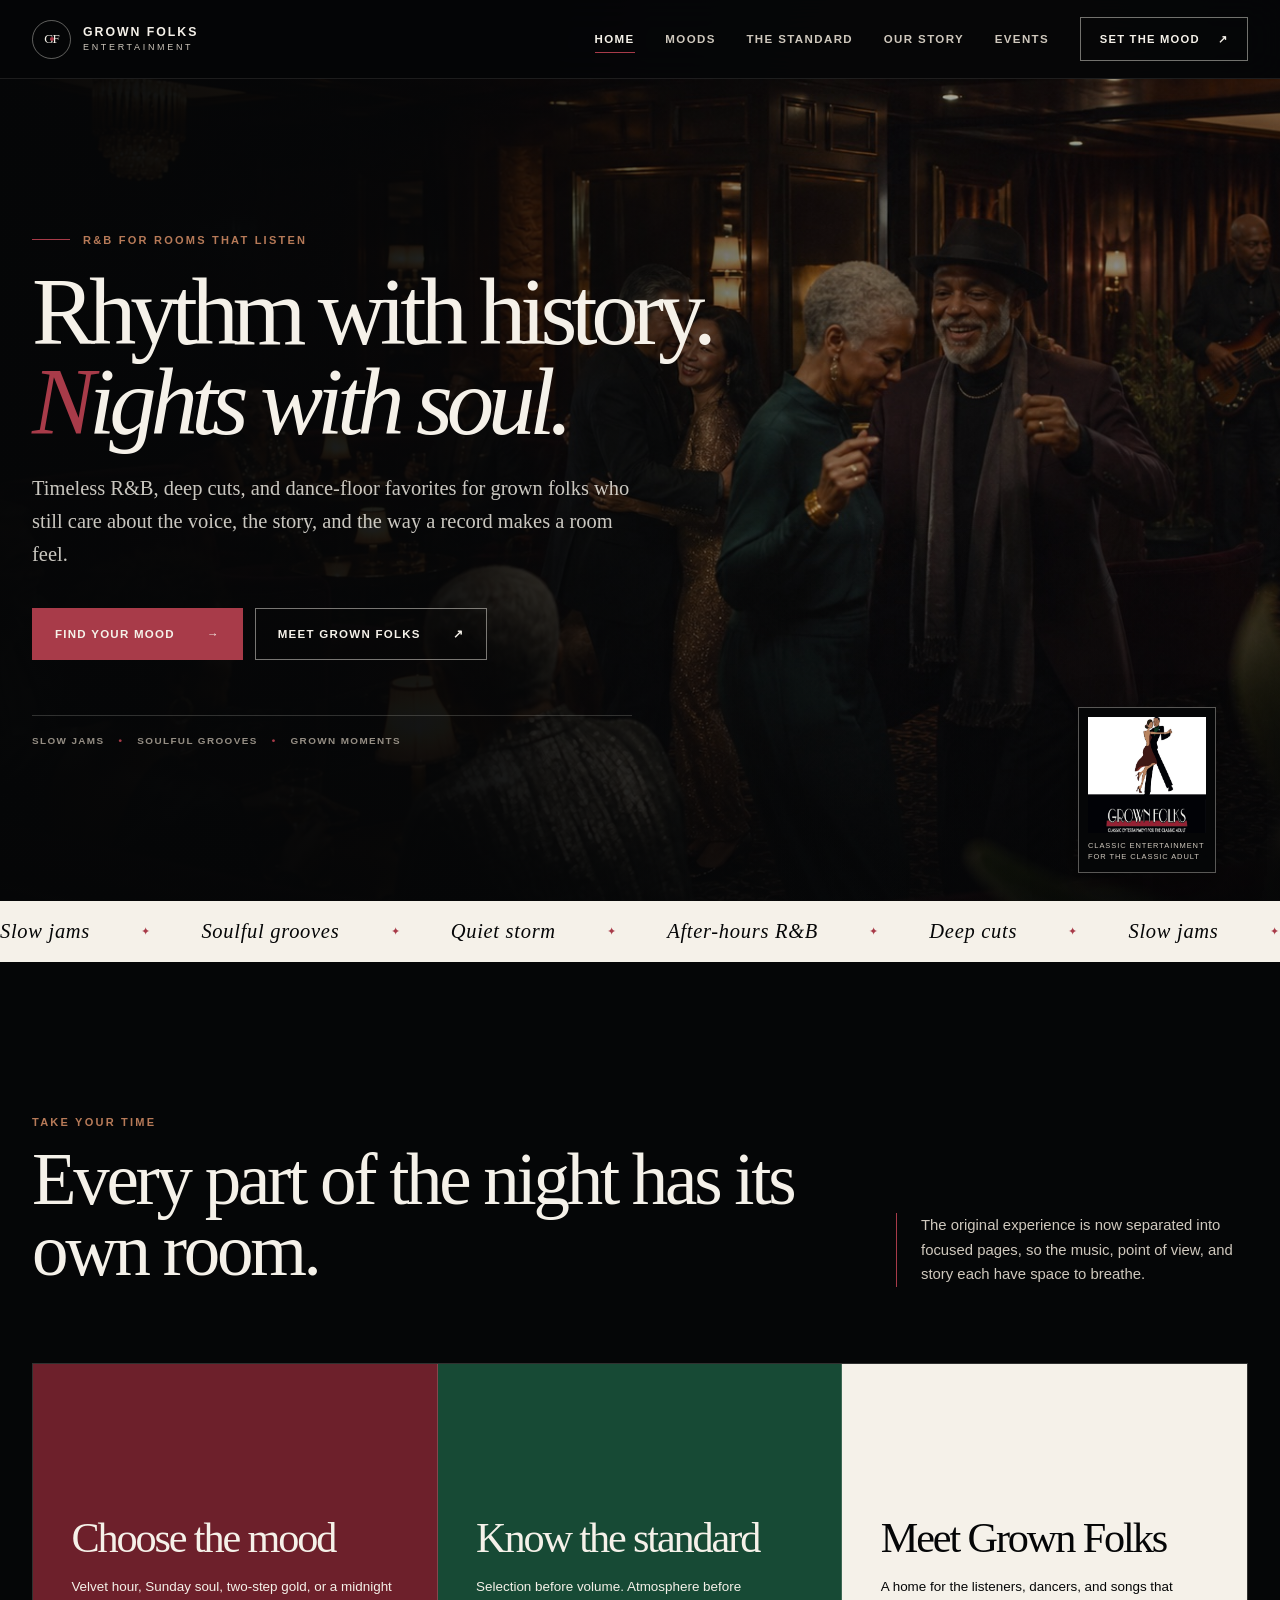
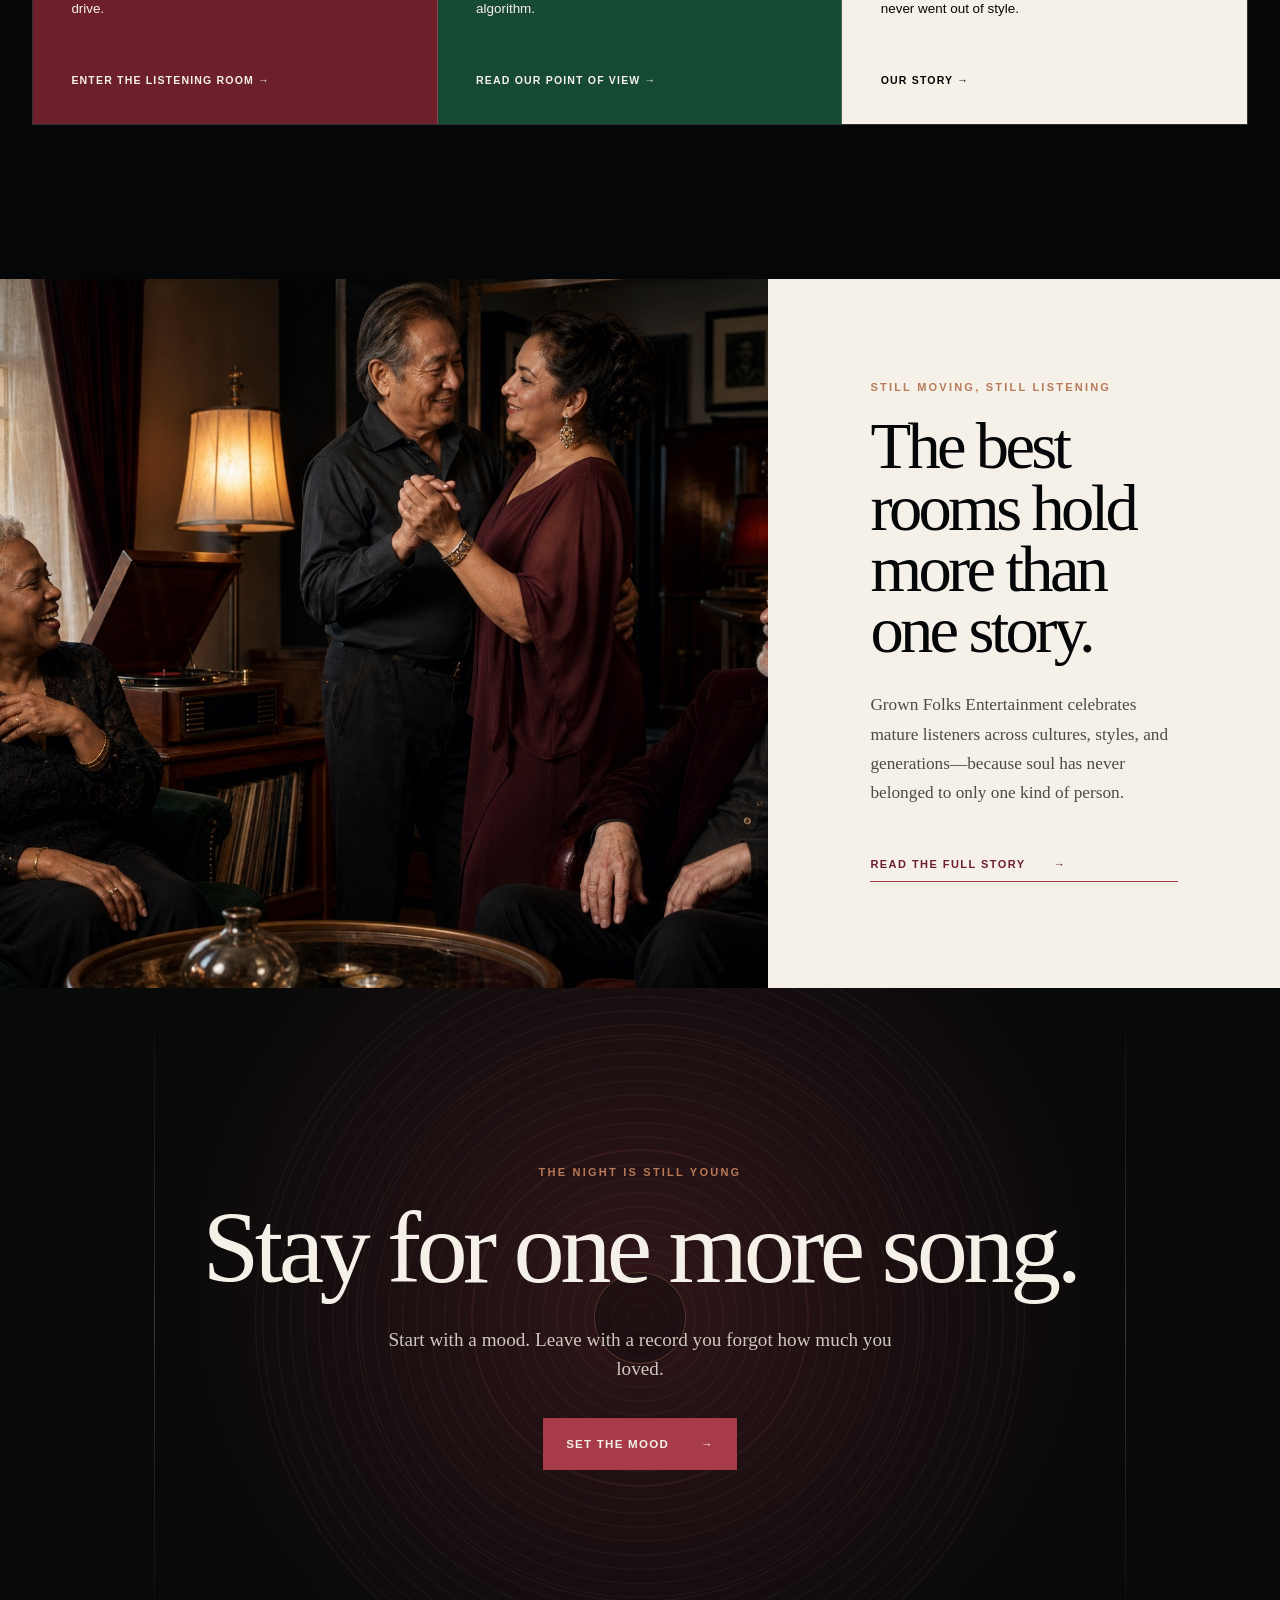
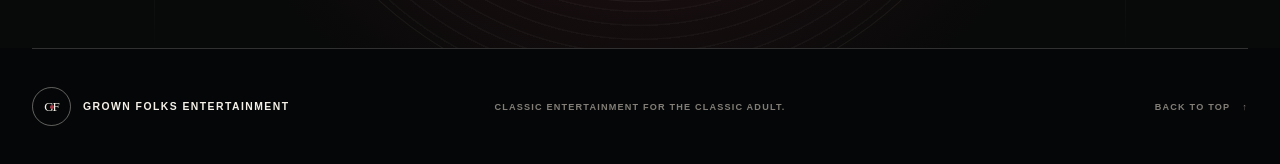
<file: index.html>
<!doctype html>
<html lang="en" class="no-js">
  <head>
    <meta charset="utf-8" />
    <meta name="viewport" content="width=device-width, initial-scale=1" />
    <meta name="description" content="Classic R&B, slow jams, soulful grooves, and grown-up nights made for people who still know how to move." />
    <meta name="theme-color" content="#050607" />
    <meta property="og:type" content="website" />
    <meta property="og:site_name" content="Grown Folks Entertainment" />
    <meta property="og:title" content="Grown Folks Entertainment" />
    <meta property="og:description" content="Rhythm with history. Nights with soul." />
    <meta property="og:image" content="./assets/og.png" />
    <meta name="twitter:card" content="summary_large_image" />
    <meta name="twitter:title" content="Grown Folks Entertainment" />
    <meta name="twitter:description" content="Rhythm with history. Nights with soul." />
    <meta name="twitter:image" content="./assets/og.png" />
    <title>Grown Folks Entertainment | Rhythm With History</title>
    <link rel="icon" href="./assets/grown-folks-logo.jpeg" type="image/jpeg" />
    <link rel="stylesheet" href="./assets/styles.css" />
    <script>document.documentElement.classList.replace("no-js", "js");</script>
    <script src="./assets/script.js" defer></script>
  </head>
  <body>
    <div class="site-shell" id="top">
      <a class="skip-link" href="#main-content">Skip to the music</a>
      <header class="site-header">
        <div class="nav-wrap">
          <a class="brand" href="./index.html" aria-label="Grown Folks Entertainment home"><span class="brand-mark" aria-hidden="true">GF</span><span class="brand-copy"><strong>Grown Folks</strong><span>Entertainment</span></span></a>
          <button class="menu-toggle" type="button" aria-expanded="false" aria-controls="primary-navigation" aria-label="Open navigation menu"><span aria-hidden="true"></span><span aria-hidden="true"></span></button>
          <nav id="primary-navigation" class="primary-nav" data-open="false" aria-label="Primary navigation">
            <a href="./index.html" aria-current="page">Home</a><a href="./moods.html">Moods</a><a href="./standard.html">The standard</a><a href="./story.html">Our story</a><a href="./events.html">Events</a><a class="nav-cta" href="./moods.html">Set the mood <span aria-hidden="true">↗</span></a>
          </nav>
        </div>
      </header>
      <main id="main-content">
        <section class="home-hero" aria-labelledby="hero-title">
          <img class="home-hero-image" src="./assets/lounge-diverse-older-adults.jpg" alt="A diverse group of stylish older adults dancing and enjoying an elegant R&B lounge" width="1793" height="877" fetchpriority="high" />
          <div class="home-hero-shade" aria-hidden="true"></div>
          <div class="home-hero-inner">
            <p class="eyebrow"><span aria-hidden="true"></span> R&amp;B for rooms that listen</p>
            <h1 id="hero-title"><span>Rhythm with history.</span><em>Nights with soul.</em></h1>
            <p class="home-hero-intro">Timeless R&amp;B, deep cuts, and dance-floor favorites for grown folks who still care about the voice, the story, and the way a record makes a room feel.</p>
            <div class="hero-actions"><a class="button button-primary" href="./moods.html">Find your mood <span aria-hidden="true">→</span></a><a class="button button-quiet" href="https://grown-folks-online-demo.ralf-mahkenterprises.chatgpt.site/join">Meet Grown Folks <span aria-hidden="true">↗</span></a></div>
            <div class="hero-notes" aria-label="Our focus"><span>Slow jams</span><span>Soulful grooves</span><span>Grown moments</span></div>
          </div>
          <div class="home-logo-card"><img src="./assets/grown-folks-logo.jpeg" alt="Grown Folks Entertainment logo" width="791" height="1024" /><span>Classic entertainment for the classic adult</span></div>
        </section>
        <section class="marquee" aria-label="Music we celebrate">
          <p class="sr-only">Slow jams, soulful grooves, quiet storm, after-hours R&amp;B, and deep cuts.</p>
          <div class="marquee-track" aria-hidden="true">
            <div class="marquee-group"><span>Slow jams</span><i>✦</i><span>Soulful grooves</span><i>✦</i><span>Quiet storm</span><i>✦</i><span>After-hours R&amp;B</span><i>✦</i><span>Deep cuts</span><i>✦</i></div>
            <div class="marquee-group"><span>Slow jams</span><i>✦</i><span>Soulful grooves</span><i>✦</i><span>Quiet storm</span><i>✦</i><span>After-hours R&amp;B</span><i>✦</i><span>Deep cuts</span><i>✦</i></div>
          </div>
        </section>
        <section class="route-overview section-pad" aria-labelledby="explore-title">
          <div class="section-heading"><div><p class="kicker">Take your time</p><h2 id="explore-title">Every part of the night has its own room.</h2></div><p>The original experience is now separated into focused pages, so the music, point of view, and story each have space to breathe.</p></div>
          <div class="route-cards">
            <a class="route-card route-card-burgundy" href="./moods.html"><h3>Choose the mood</h3><p>Velvet hour, Sunday soul, two-step gold, or a midnight drive.</p><strong>Enter the listening room →</strong></a>
            <a class="route-card route-card-green" href="./standard.html"><h3>Know the standard</h3><p>Selection before volume. Atmosphere before algorithm.</p><strong>Read our point of view →</strong></a>
            <a class="route-card route-card-ivory" href="./story.html"><h3>Meet Grown Folks</h3><p>A home for the listeners, dancers, and songs that never went out of style.</p><strong>Our story →</strong></a>
          </div>
        </section>
        <section class="home-story-preview" aria-labelledby="home-story-title">
          <div class="home-story-photo"><img src="./assets/story-diverse-older-adults.jpg" alt="Four diverse older friends sharing music while a couple slow dances" width="1536" height="1024" loading="lazy" /></div>
          <div class="home-story-copy"><p class="kicker">Still moving, still listening</p><h2 id="home-story-title">The best rooms hold more than one story.</h2><p>Grown Folks Entertainment celebrates mature listeners across cultures, styles, and generations—because soul has never belonged to only one kind of person.</p><a class="text-link" href="./story.html">Read the full story <span aria-hidden="true">→</span></a></div>
        </section>
        <section class="closing" aria-labelledby="closing-title"><div class="closing-vinyl" aria-hidden="true"><span></span></div><div class="closing-content"><p class="kicker kicker-light">The night is still young</p><h2 id="closing-title">Stay for one more song.</h2><p>Start with a mood. Leave with a record you forgot how much you loved.</p><a class="button button-primary" href="./moods.html">Set the mood <span aria-hidden="true">→</span></a></div></section>
      </main>
      <footer class="site-footer"><a class="footer-brand" href="./index.html"><span aria-hidden="true">GF</span><strong>Grown Folks Entertainment</strong></a><p>Classic entertainment for the classic adult.</p><a href="#top">Back to top <span aria-hidden="true">↑</span></a></footer>
    </div>
  </body>
</html>
</file>
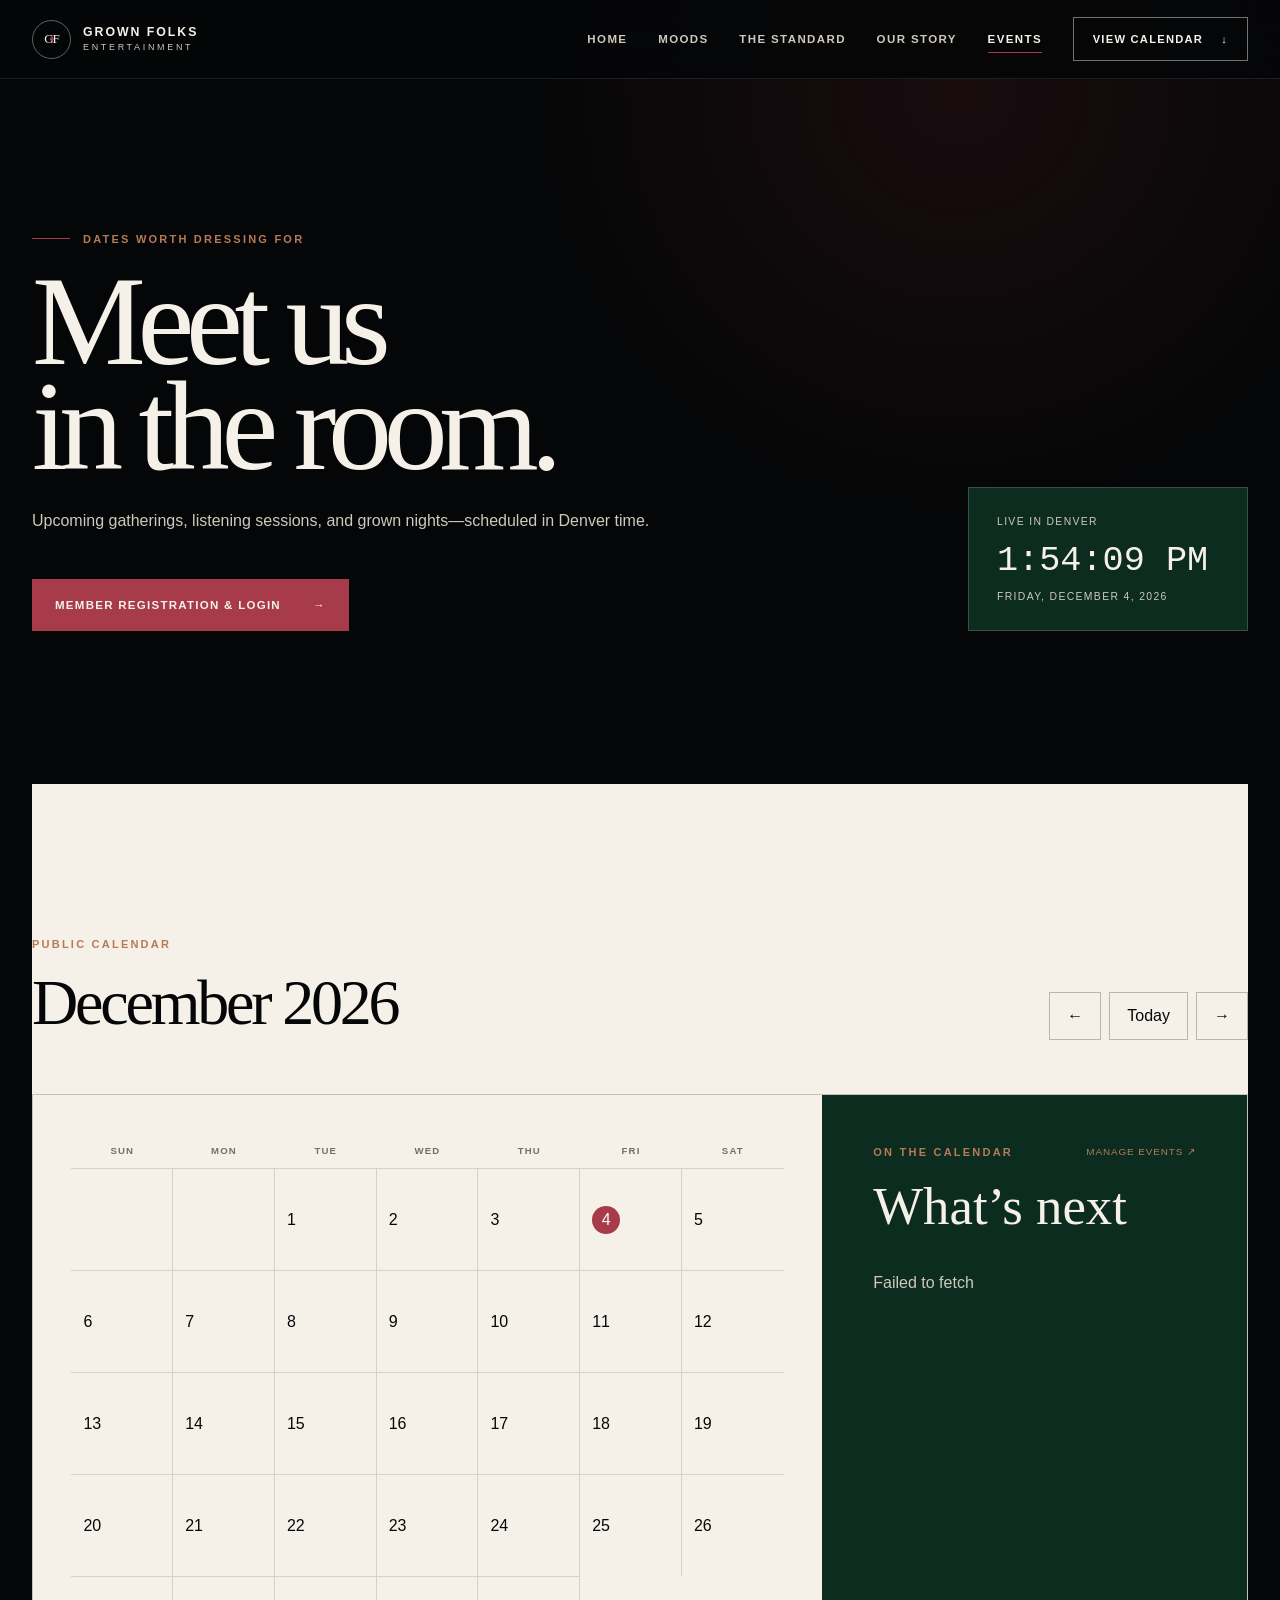
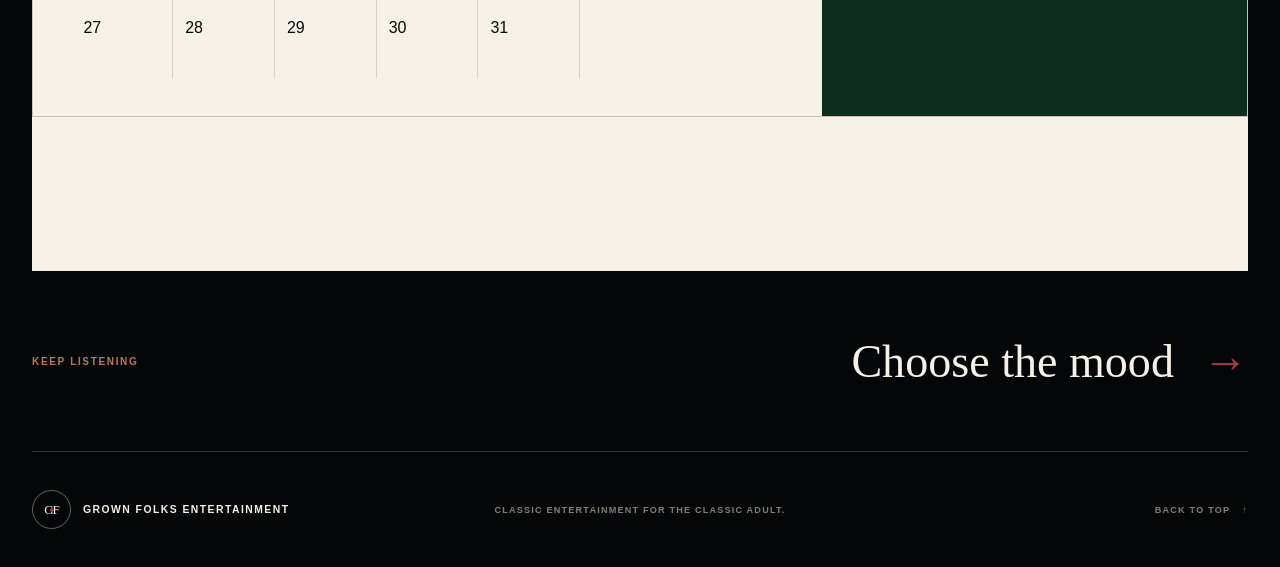
<file: events.html>
<!doctype html>
<html lang="en" class="no-js">
  <head>
    <meta charset="utf-8" /><meta name="viewport" content="width=device-width, initial-scale=1" />
    <meta name="description" content="Upcoming Grown Folks Entertainment events, shown in Denver time using a 12-hour clock." />
    <meta name="theme-color" content="#050607" /><title>Events | Grown Folks Entertainment</title>
    <link rel="icon" href="./assets/grown-folks-logo.jpeg" type="image/jpeg" /><link rel="stylesheet" href="./assets/styles.css" />
    <script>document.documentElement.classList.replace("no-js", "js");</script><script src="./assets/script.js" defer></script><script src="./assets/events.js" defer></script>
  </head>
  <body>
    <div class="site-shell" id="top">
      <a class="skip-link" href="#main-content">Skip to events</a>
      <header class="site-header"><div class="nav-wrap">
        <a class="brand" href="./index.html" aria-label="Grown Folks Entertainment home"><span class="brand-mark" aria-hidden="true">GF</span><span class="brand-copy"><strong>Grown Folks</strong><span>Entertainment</span></span></a>
        <button class="menu-toggle" type="button" aria-expanded="false" aria-controls="primary-navigation" aria-label="Open navigation menu"><span aria-hidden="true"></span><span aria-hidden="true"></span></button>
        <nav id="primary-navigation" class="primary-nav" data-open="false" aria-label="Primary navigation"><a href="./index.html">Home</a><a href="./moods.html">Moods</a><a href="./standard.html">The standard</a><a href="./story.html">Our story</a><a href="./events.html" aria-current="page">Events</a><a class="nav-cta" href="#event-calendar">View calendar <span aria-hidden="true">↓</span></a></nav>
      </div></header>
      <main id="main-content">
        <section class="events-hero" aria-labelledby="events-title"><div><p class="eyebrow"><span aria-hidden="true"></span> Dates worth dressing for</p><h1 id="events-title">Meet us<br />in the room.</h1><p>Upcoming gatherings, listening sessions, and grown nights—scheduled in Denver time.</p><a class="button button-primary events-member-button" href="https://grown-folks-online-demo.ralf-mahkenterprises.chatgpt.site/join">Member registration &amp; login <span aria-hidden="true">→</span></a></div><div class="mst-clock"><span>Live in Denver</span><strong data-mst-time>--:--:-- --</strong><small data-mst-date>Loading current date</small></div></section>
        <section class="events-calendar-section section-pad" id="event-calendar" aria-labelledby="calendar-title">
          <div class="events-section-heading"><div><p class="kicker">Public calendar</p><h2 id="calendar-title" data-calendar-month>Upcoming events</h2></div><div class="calendar-controls"><button type="button" data-calendar-prev aria-label="Previous month">←</button><button type="button" data-calendar-today>Today</button><button type="button" data-calendar-next aria-label="Next month">→</button></div></div>
          <div class="events-layout">
            <div class="calendar-card"><div class="calendar-weekdays" aria-hidden="true"><span>Sun</span><span>Mon</span><span>Tue</span><span>Wed</span><span>Thu</span><span>Fri</span><span>Sat</span></div><div class="calendar-grid" data-calendar-grid role="grid" aria-label="Monthly event calendar"></div></div>
            <aside class="upcoming-events" aria-labelledby="upcoming-title"><div class="upcoming-topline"><p class="kicker kicker-light">On the calendar</p><a href="https://grown-folks-online-demo.ralf-mahkenterprises.chatgpt.site/events-admin">Manage events ↗</a></div><h2 id="upcoming-title">What’s next</h2><div data-events-list><p class="events-status">Loading future events…</p></div></aside>
          </div>
        </section>
        <nav class="page-next" aria-label="Continue exploring"><span>Keep listening</span><a href="./moods.html">Choose the mood <strong>→</strong></a></nav>
      </main>
      <footer class="site-footer"><a class="footer-brand" href="./index.html"><span aria-hidden="true">GF</span><strong>Grown Folks Entertainment</strong></a><p>Classic entertainment for the classic adult.</p><a href="#top">Back to top <span aria-hidden="true">↑</span></a></footer>
    </div>
  </body>
</html>
</file>
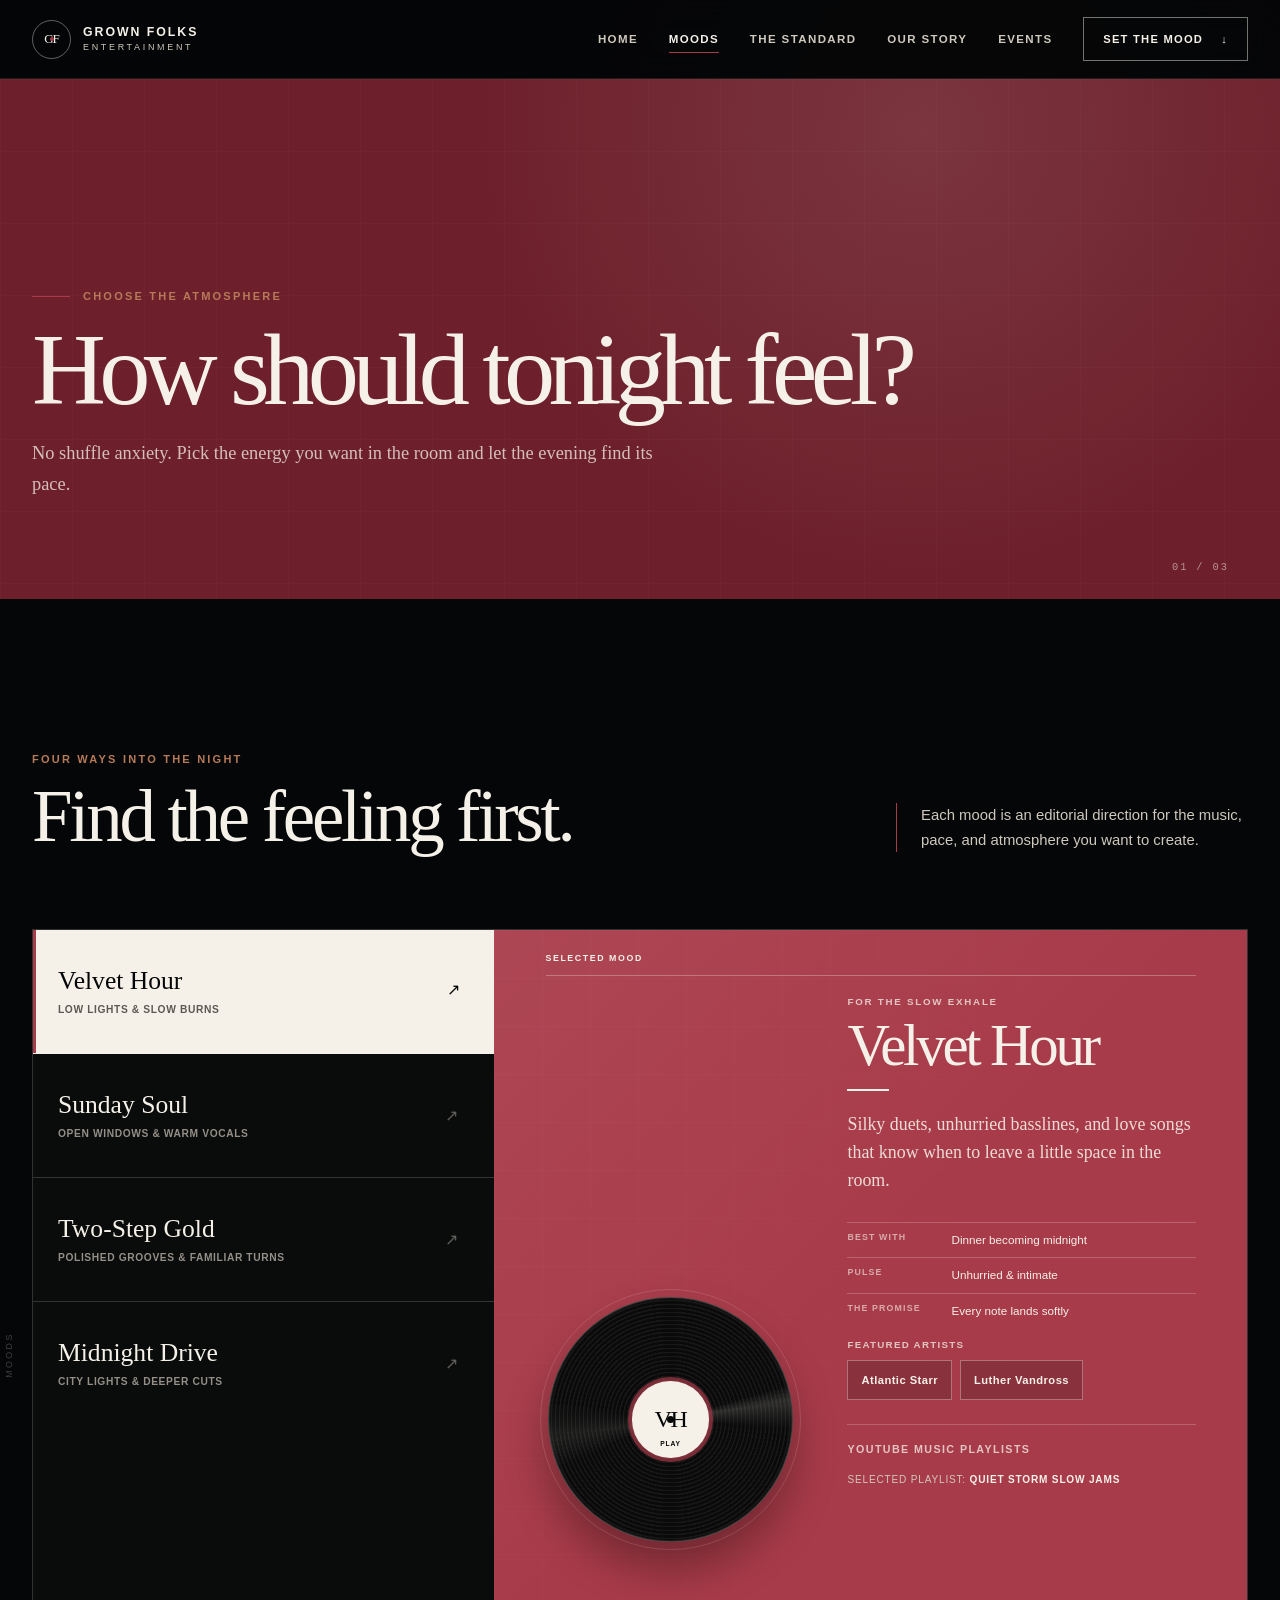
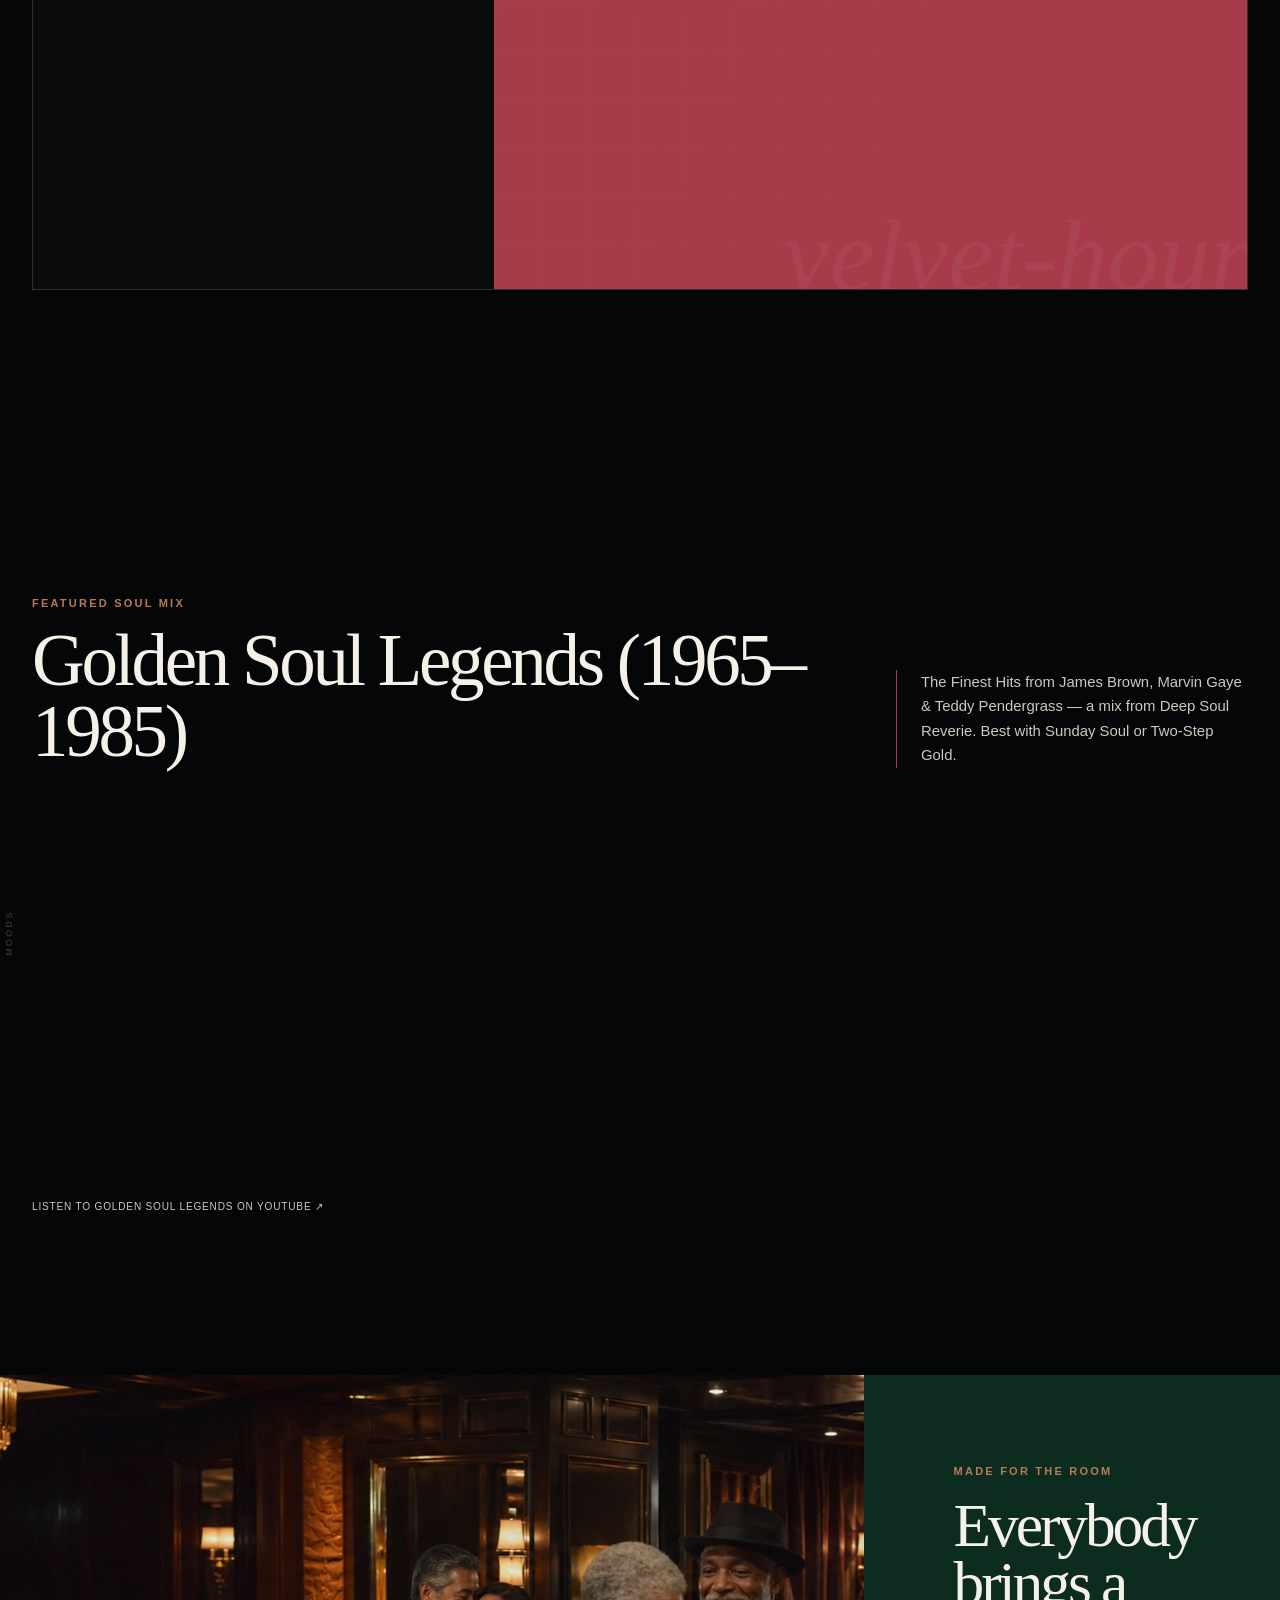
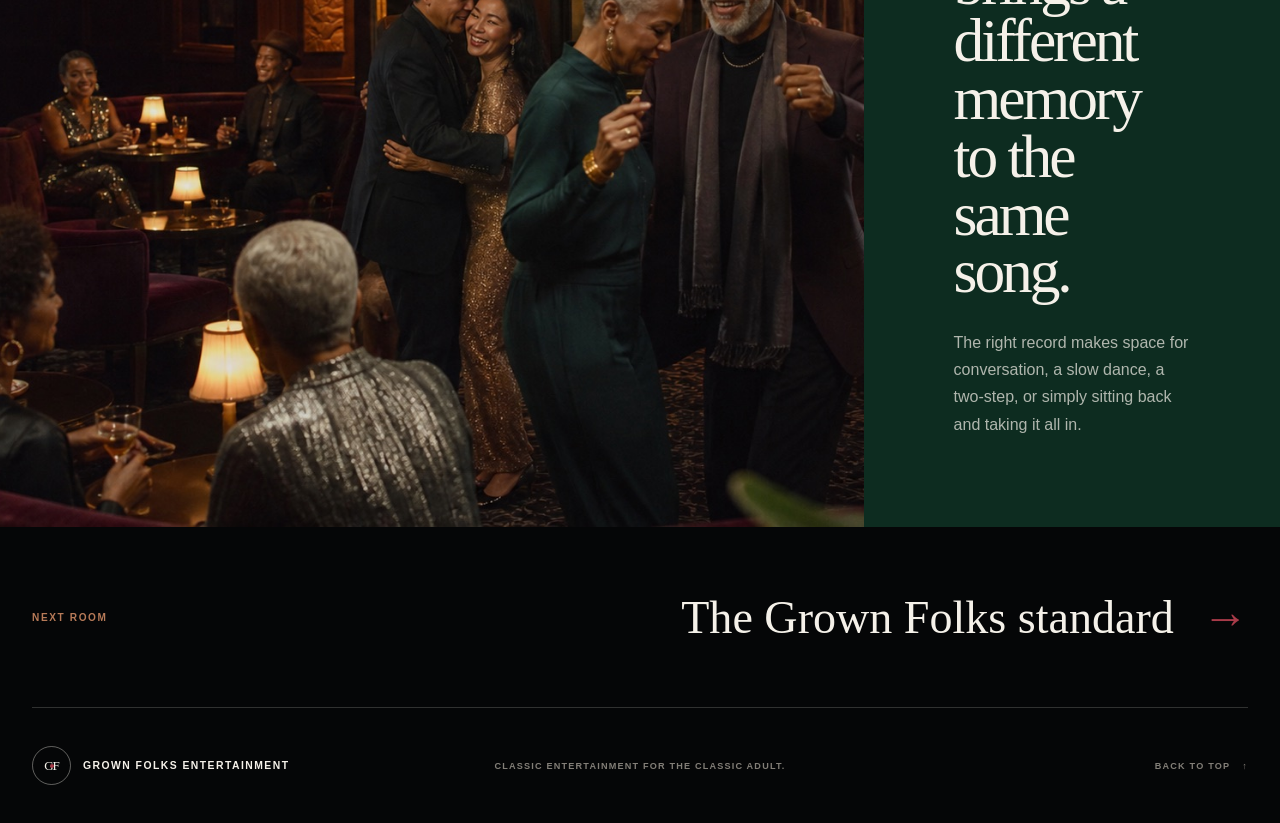
<file: moods.html>
<!doctype html>
<html lang="en" class="no-js">
  <head>
    <meta charset="utf-8" /><meta name="viewport" content="width=device-width, initial-scale=1" />
    <meta name="description" content="Choose the R&B atmosphere for your room: Velvet Hour, Sunday Soul, Two-Step Gold, or Midnight Drive." />
    <meta name="theme-color" content="#050607" /><title>Choose Your Mood | Grown Folks Entertainment</title>
    <link rel="icon" href="./assets/grown-folks-logo.jpeg" type="image/jpeg" /><link rel="stylesheet" href="./assets/styles.css" />
    <script>document.documentElement.classList.replace("no-js", "js");</script><script src="./assets/script.js" defer></script>
  </head>
  <body>
    <div class="site-shell" id="top">
      <a class="skip-link" href="#main-content">Skip to the music</a>
      <header class="site-header"><div class="nav-wrap">
        <a class="brand" href="./index.html" aria-label="Grown Folks Entertainment home"><span class="brand-mark" aria-hidden="true">GF</span><span class="brand-copy"><strong>Grown Folks</strong><span>Entertainment</span></span></a>
        <button class="menu-toggle" type="button" aria-expanded="false" aria-controls="primary-navigation" aria-label="Open navigation menu"><span aria-hidden="true"></span><span aria-hidden="true"></span></button>
        <nav id="primary-navigation" class="primary-nav" data-open="false" aria-label="Primary navigation"><a href="./index.html">Home</a><a href="./moods.html" aria-current="page">Moods</a><a href="./standard.html">The standard</a><a href="./story.html">Our story</a><a href="./events.html">Events</a><a class="nav-cta" href="#mood-selector">Set the mood <span aria-hidden="true">↓</span></a></nav>
      </div></header>
      <main id="main-content">
        <section class="page-hero page-hero-burgundy" aria-labelledby="page-title"><div class="page-hero-inner"><p class="eyebrow"><span aria-hidden="true"></span> Choose the atmosphere</p><h1 id="page-title">How should tonight feel?</h1><p>No shuffle anxiety. Pick the energy you want in the room and let the evening find its pace.</p></div><div class="page-number" aria-hidden="true">01 / 03</div></section>
        <section class="mood-section section-pad" id="mood-selector" aria-labelledby="moods-title">
          <div class="section-heading"><div><p class="kicker">Four ways into the night</p><h2 id="moods-title">Find the feeling first.</h2></div><p>Each mood is an editorial direction for the music, pace, and atmosphere you want to create.</p></div>
          <div class="mood-selector">
            <div class="mood-tabs" role="group" aria-label="Select an R&B mood">
              <button class="mood-tab" type="button" data-mood-index="0" data-active="true" aria-pressed="true"><span class="mood-tab-copy"><strong>Velvet Hour</strong><small>Low lights &amp; slow burns</small></span><span class="mood-arrow" aria-hidden="true">↗</span></button>
              <button class="mood-tab" type="button" data-mood-index="1" data-active="false" aria-pressed="false"><span class="mood-tab-copy"><strong>Sunday Soul</strong><small>Open windows &amp; warm vocals</small></span><span class="mood-arrow" aria-hidden="true">↗</span></button>
              <button class="mood-tab" type="button" data-mood-index="2" data-active="false" aria-pressed="false"><span class="mood-tab-copy"><strong>Two-Step Gold</strong><small>Polished grooves &amp; familiar turns</small></span><span class="mood-arrow" aria-hidden="true">↗</span></button>
              <button class="mood-tab" type="button" data-mood-index="3" data-active="false" aria-pressed="false"><span class="mood-tab-copy"><strong>Midnight Drive</strong><small>City lights &amp; deeper cuts</small></span><span class="mood-arrow" aria-hidden="true">↗</span></button>
            </div>
            <article class="mood-panel" data-mood="velvet-hour" aria-live="polite" aria-label="Velvet Hour mood details">
              <div class="mood-panel-topline"><span>Selected mood</span></div>
              <div class="mood-record-wrap"><button class="mood-record" type="button" data-record-player aria-label="Play After the Love Has Gone by Earth, Wind &amp; Fire"><span class="record-label"><span data-mood-initials>VH</span><small data-record-state>Play</small><i></i></span></button></div>
              <div class="mood-panel-copy"><p data-mood-eyebrow>For the slow exhale</p><h3 data-mood-name>Velvet Hour</h3><div class="mood-copy-rule" aria-hidden="true"></div><p class="mood-description" data-mood-description>Silky duets, unhurried basslines, and love songs that know when to leave a little space in the room.</p><dl class="mood-details"><div><dt>Best with</dt><dd data-mood-setting>Dinner becoming midnight</dd></div><div><dt>Pulse</dt><dd data-mood-pulse>Unhurried &amp; intimate</dd></div><div><dt>The promise</dt><dd data-mood-promise>Every note lands softly</dd></div></dl><div class="featured-artists"><p>Featured artists</p><div data-mood-artists><a href="https://music.youtube.com/search?q=Atlantic%20Starr%20songs" target="_blank" rel="noopener noreferrer">Atlantic Starr</a><a href="https://music.youtube.com/search?q=Luther%20Vandross%20songs" target="_blank" rel="noopener noreferrer">Luther Vandross</a></div></div><div class="spotify-player"><p class="spotify-label">YouTube Music playlists</p><div class="youtube-mood-player"><p>Selected playlist: <strong data-youtube-label>Quiet Storm Slow Jams</strong></p><iframe data-youtube-player title="Velvet Hour: Quiet Storm Slow Jams on YouTube Music" src="https://www.youtube.com/embed/videoseries?list=PL508AB1A670943D2D" width="100%" height="352" frameborder="0" allowfullscreen="" allow="autoplay; encrypted-media; fullscreen; picture-in-picture" loading="lazy"></iframe></div></div></div>
            </article>
          </div>
        </section>        <section class="mood-section section-pad" id="golden-soul-legends" aria-labelledby="golden-soul-title">
          <div class="section-heading"><div><p class="kicker">Featured soul mix</p><h2 id="golden-soul-title">Golden Soul Legends (1965–1985)</h2></div><p>The Finest Hits from James Brown, Marvin Gaye &amp; Teddy Pendergrass — a mix from Deep Soul Reverie. Best with Sunday Soul or Two-Step Gold.</p></div>
          <div class="youtube-mood-player">
            <iframe title="Golden Soul Legends (1965–1985) by Deep Soul Reverie" src="https://www.youtube.com/embed/2ggPoRMJGz8" width="100%" height="352" style="border:0;border-radius:12px" allow="encrypted-media; fullscreen; picture-in-picture" allowfullscreen loading="lazy"></iframe>
            <p><a href="https://www.youtube.com/watch?v=2ggPoRMJGz8" target="_blank" rel="noopener noreferrer">Listen to Golden Soul Legends on YouTube ↗</a></p>
          </div>
        </section>

        <section class="editorial-photo-section"><img src="./assets/lounge-diverse-older-adults.jpg" alt="Diverse older adults dancing together in an elegant R&B lounge" width="1793" height="877" loading="lazy" /><div><p class="kicker kicker-light">Made for the room</p><h2>Everybody brings a different memory to the same song.</h2><p>The right record makes space for conversation, a slow dance, a two-step, or simply sitting back and taking it all in.</p></div></section>
        <nav class="page-next" aria-label="Continue exploring"><span>Next room</span><a href="./standard.html">The Grown Folks standard <strong>→</strong></a></nav>
      </main>
      <footer class="site-footer"><a class="footer-brand" href="./index.html"><span aria-hidden="true">GF</span><strong>Grown Folks Entertainment</strong></a><p>Classic entertainment for the classic adult.</p><a href="#top">Back to top <span aria-hidden="true">↑</span></a></footer>
    </div>
  </body>
</html>
</file>
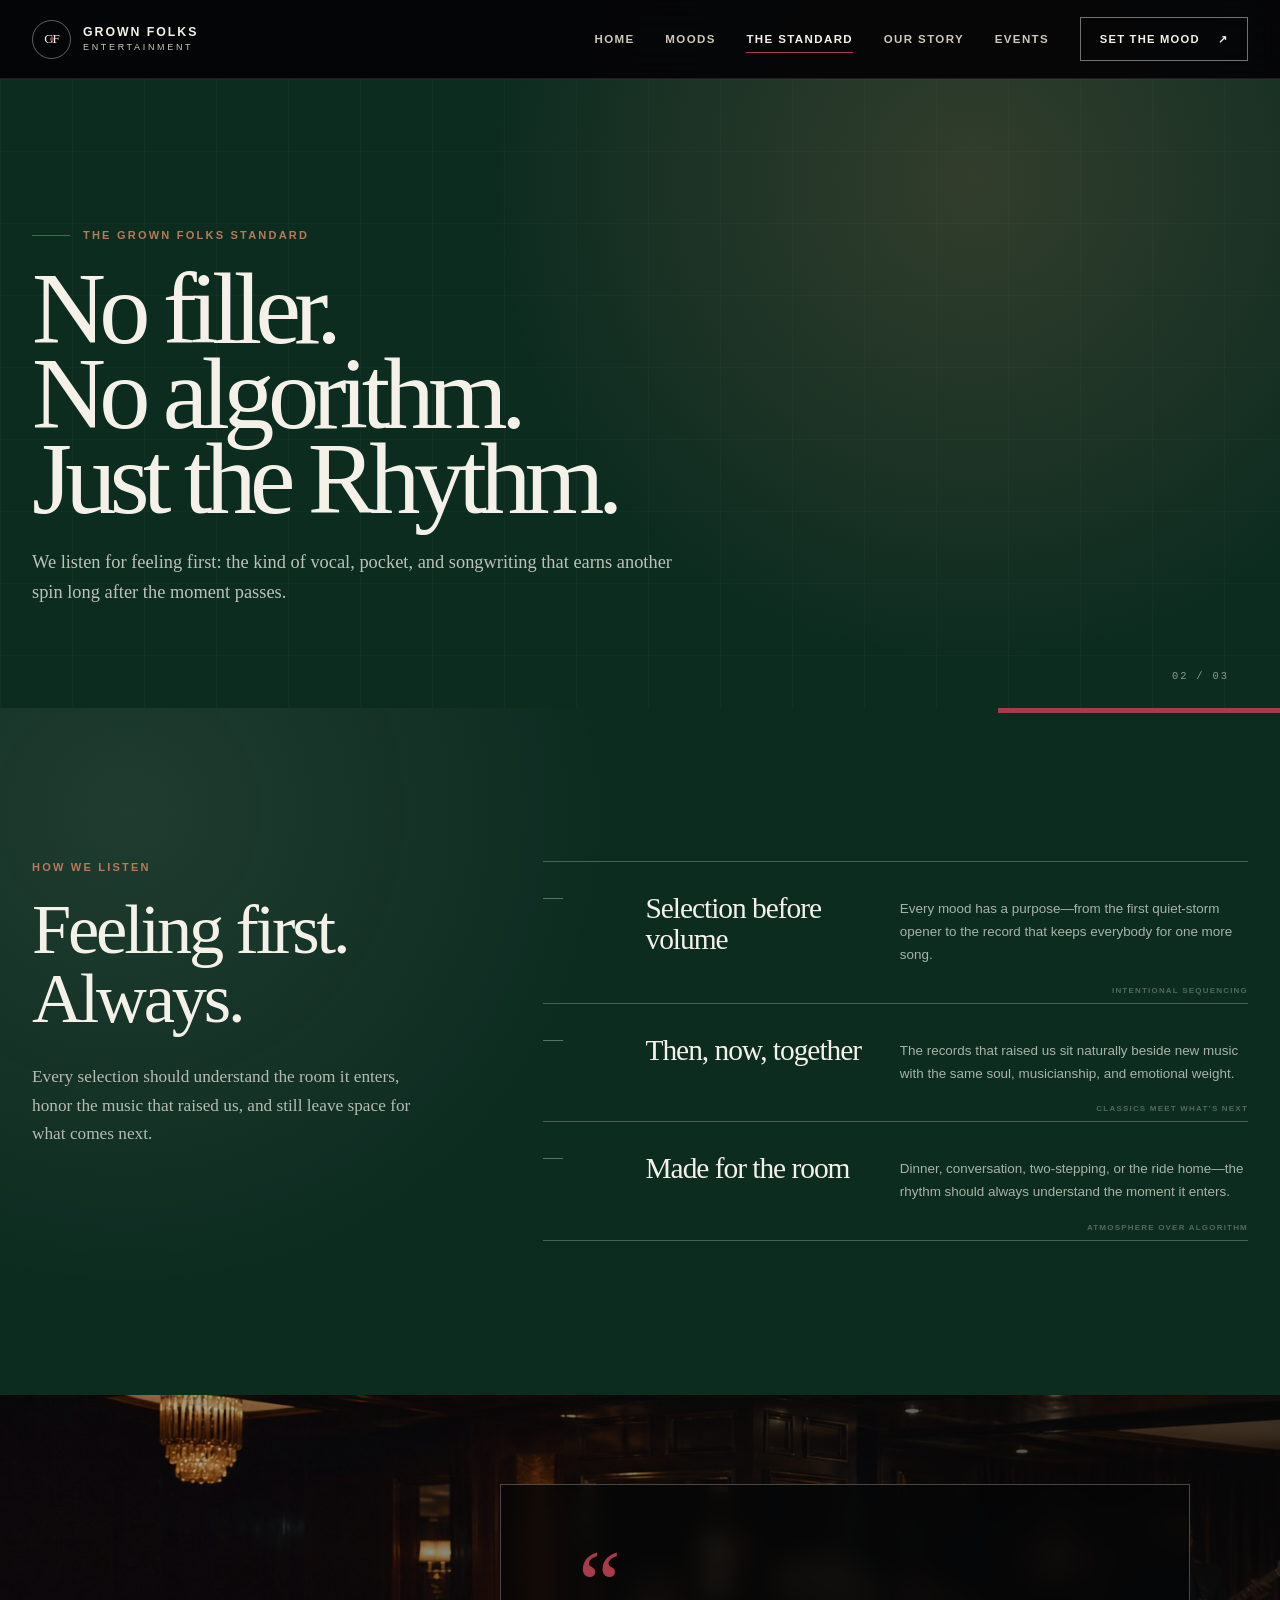
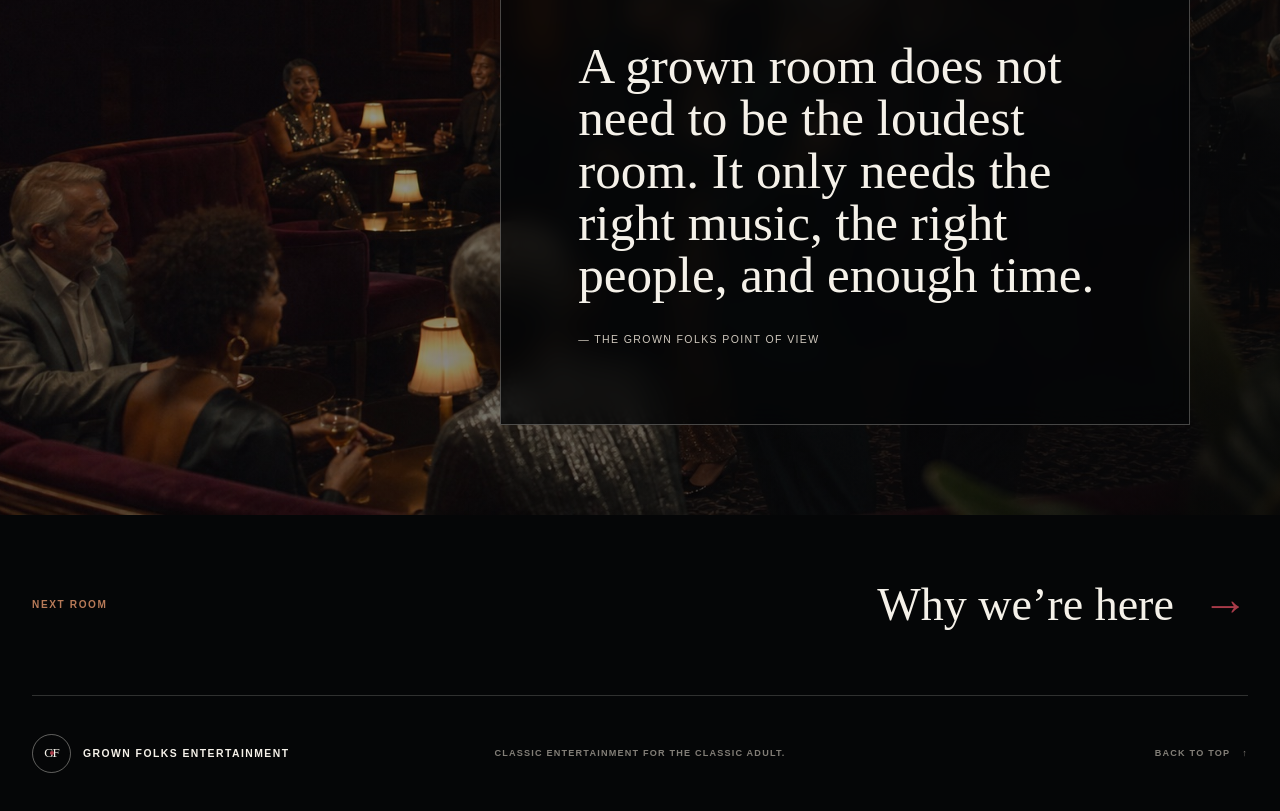
<file: standard.html>
<!doctype html>
<html lang="en" class="no-js">
  <head>
    <meta charset="utf-8" /><meta name="viewport" content="width=device-width, initial-scale=1" />
    <meta name="description" content="The Grown Folks standard: intentional R&B selection, classics beside what is next, and atmosphere over algorithm." />
    <meta name="theme-color" content="#0d2c20" /><title>The Standard | Grown Folks Entertainment</title>
    <link rel="icon" href="./assets/grown-folks-logo.jpeg" type="image/jpeg" /><link rel="stylesheet" href="./assets/styles.css" />
    <script>document.documentElement.classList.replace("no-js", "js");</script><script src="./assets/script.js" defer></script>
  </head>
  <body>
    <div class="site-shell" id="top">
      <a class="skip-link" href="#main-content">Skip to the music</a>
      <header class="site-header"><div class="nav-wrap">
        <a class="brand" href="./index.html" aria-label="Grown Folks Entertainment home"><span class="brand-mark" aria-hidden="true">GF</span><span class="brand-copy"><strong>Grown Folks</strong><span>Entertainment</span></span></a>
        <button class="menu-toggle" type="button" aria-expanded="false" aria-controls="primary-navigation" aria-label="Open navigation menu"><span aria-hidden="true"></span><span aria-hidden="true"></span></button>
        <nav id="primary-navigation" class="primary-nav" data-open="false" aria-label="Primary navigation"><a href="./index.html">Home</a><a href="./moods.html">Moods</a><a href="./standard.html" aria-current="page">The standard</a><a href="./story.html">Our story</a><a href="./events.html">Events</a><a class="nav-cta" href="./moods.html">Set the mood <span aria-hidden="true">↗</span></a></nav>
      </div></header>
      <main id="main-content">
        <section class="page-hero page-hero-green" aria-labelledby="page-title"><div class="page-hero-inner"><p class="eyebrow"><span aria-hidden="true"></span> The Grown Folks standard</p><h1 id="page-title">No filler.<br />No algorithm.<br />Just the Rhythm.</h1><p>We listen for feeling first: the kind of vocal, pocket, and songwriting that earns another spin long after the moment passes.</p></div><div class="page-number" aria-hidden="true">02 / 03</div></section>
        <section class="standard-section section-pad" aria-labelledby="principles-title">
          <div class="standard-intro"><p class="kicker kicker-light">How we listen</p><h2 id="principles-title">Feeling first.<br />Always.</h2><p>Every selection should understand the room it enters, honor the music that raised us, and still leave space for what comes next.</p></div>
          <div class="standards-grid">
            <article class="standard-card"><div class="standard-card-head"><i aria-hidden="true"></i></div><h3>Selection before volume</h3><p>Every mood has a purpose—from the first quiet-storm opener to the record that keeps everybody for one more song.</p><small>Intentional sequencing</small></article>
            <article class="standard-card"><div class="standard-card-head"><i aria-hidden="true"></i></div><h3>Then, now, together</h3><p>The records that raised us sit naturally beside new music with the same soul, musicianship, and emotional weight.</p><small>Classics meet what’s next</small></article>
            <article class="standard-card"><div class="standard-card-head"><i aria-hidden="true"></i></div><h3>Made for the room</h3><p>Dinner, conversation, two-stepping, or the ride home—the rhythm should always understand the moment it enters.</p><small>Atmosphere over algorithm</small></article>
          </div>
        </section>
        <section class="standard-photo-quote">
          <img src="./assets/lounge-diverse-older-adults.jpg" alt="A welcoming multiracial group of older adults enjoying live soul music" width="1793" height="877" loading="lazy" />
          <blockquote><span aria-hidden="true">“</span><p>A grown room does not need to be the loudest room. It only needs the right music, the right people, and enough time.</p><cite>— The Grown Folks point of view</cite></blockquote>
        </section>
        <nav class="page-next" aria-label="Continue exploring"><span>Next room</span><a href="./story.html">Why we’re here <strong>→</strong></a></nav>
      </main>
      <footer class="site-footer"><a class="footer-brand" href="./index.html"><span aria-hidden="true">GF</span><strong>Grown Folks Entertainment</strong></a><p>Classic entertainment for the classic adult.</p><a href="#top">Back to top <span aria-hidden="true">↑</span></a></footer>
    </div>
  </body>
</html>
</file>
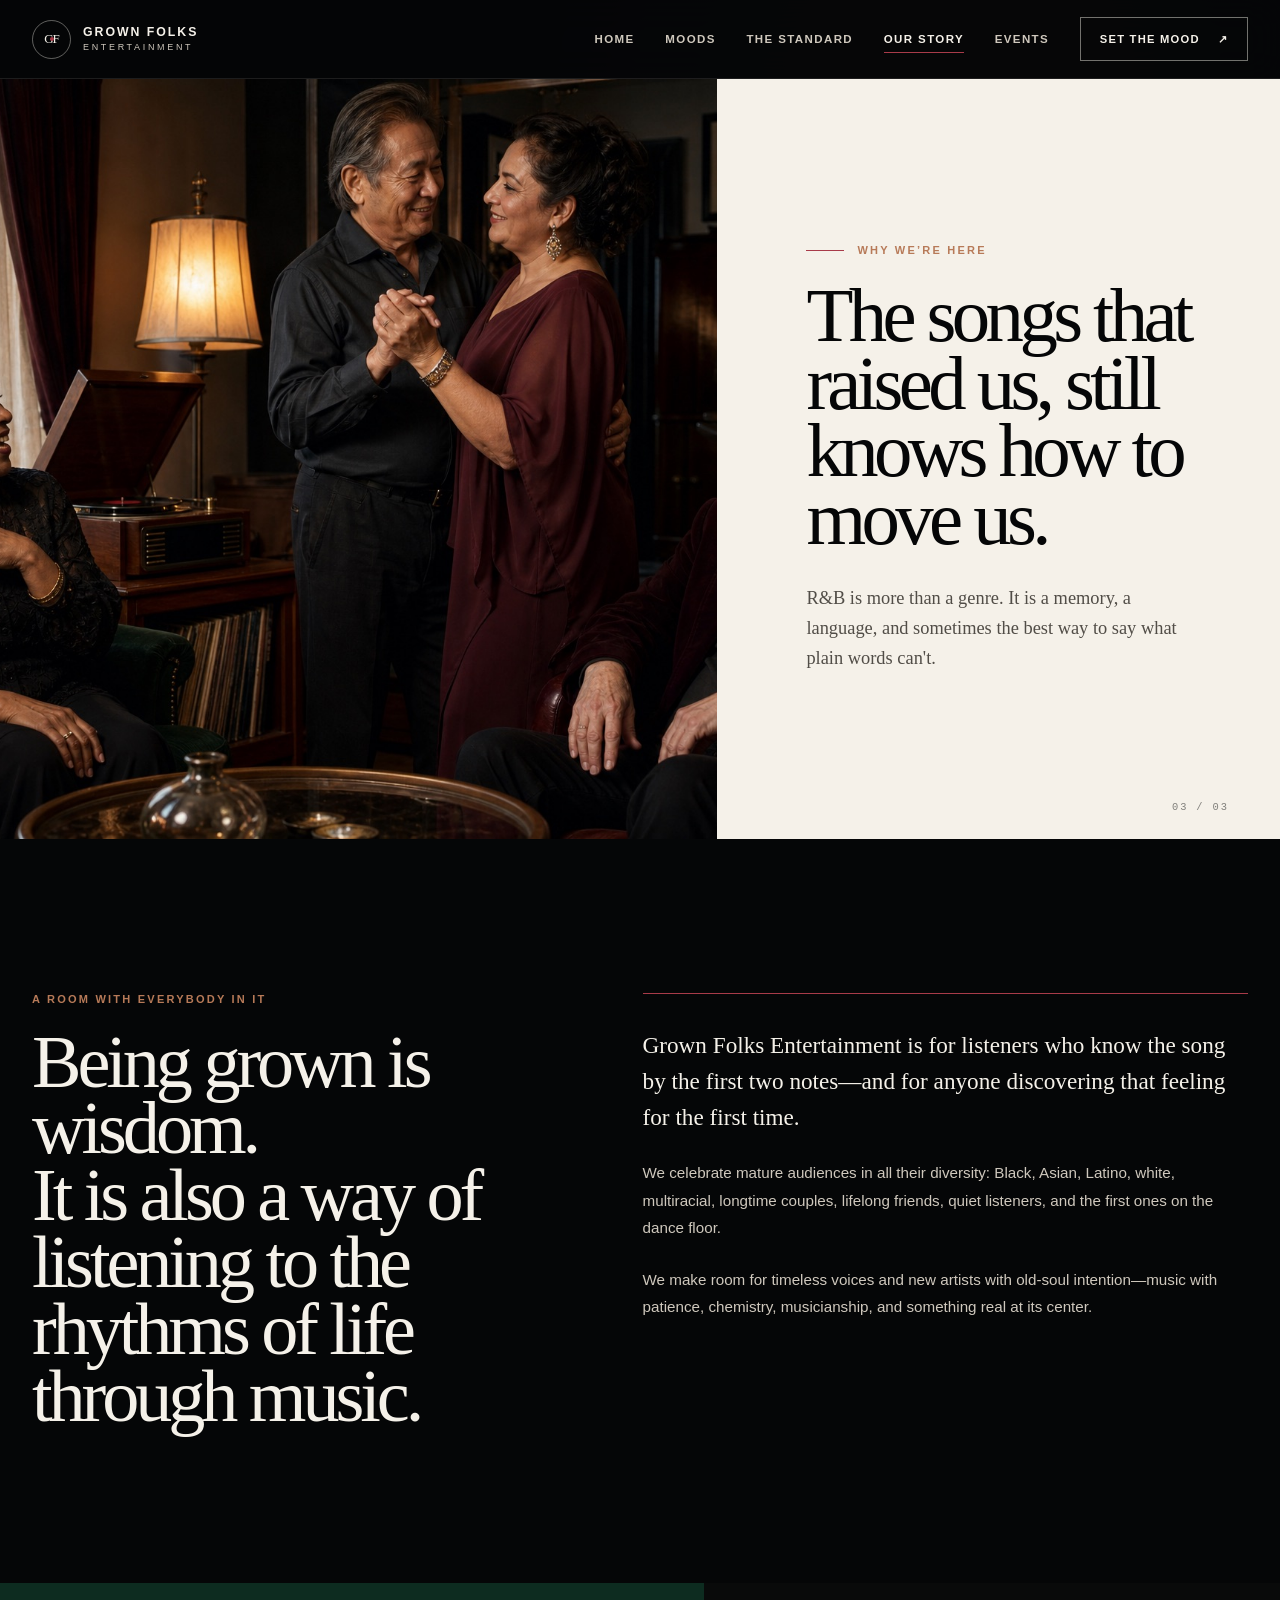
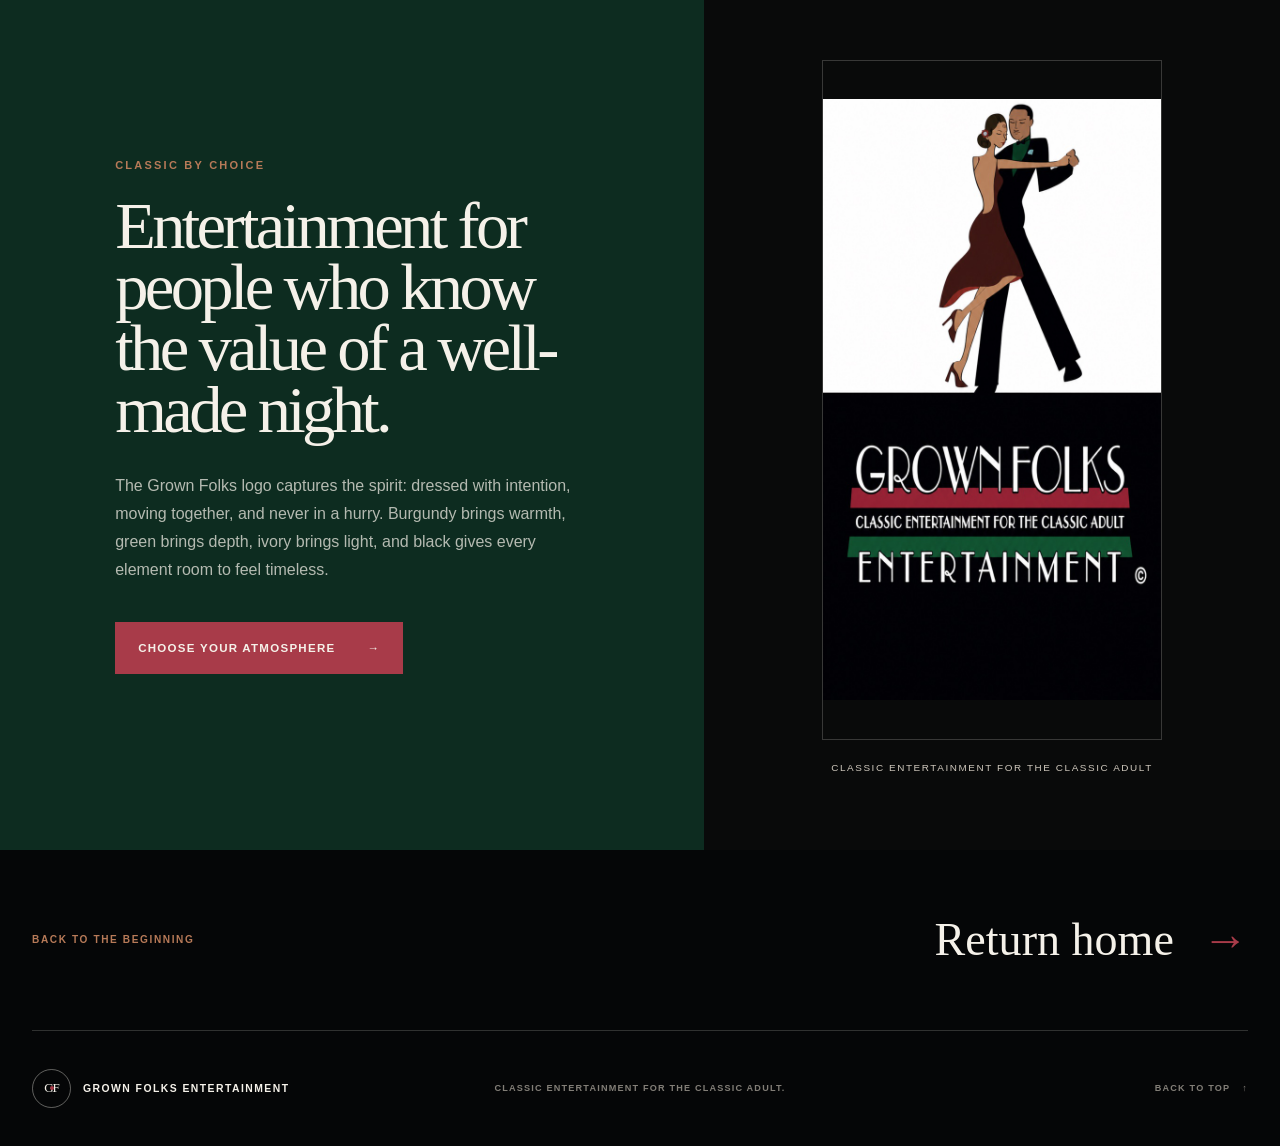
<file: story.html>
<!doctype html>
<html lang="en" class="no-js">
  <head>
    <meta charset="utf-8" /><meta name="viewport" content="width=device-width, initial-scale=1" />
    <meta name="description" content="The story behind Grown Folks Entertainment—a welcoming home for mature R&B listeners across cultures, styles, and generations." />
    <meta name="theme-color" content="#431b18" /><title>Our Story | Grown Folks Entertainment</title>
    <link rel="icon" href="./assets/grown-folks-logo.jpeg" type="image/jpeg" /><link rel="stylesheet" href="./assets/styles.css" />
    <script>document.documentElement.classList.replace("no-js", "js");</script><script src="./assets/script.js" defer></script>
  </head>
  <body>
    <div class="site-shell" id="top">
      <a class="skip-link" href="#main-content">Skip to the music</a>
      <header class="site-header"><div class="nav-wrap">
        <a class="brand" href="./index.html" aria-label="Grown Folks Entertainment home"><span class="brand-mark" aria-hidden="true">GF</span><span class="brand-copy"><strong>Grown Folks</strong><span>Entertainment</span></span></a>
        <button class="menu-toggle" type="button" aria-expanded="false" aria-controls="primary-navigation" aria-label="Open navigation menu"><span aria-hidden="true"></span><span aria-hidden="true"></span></button>
        <nav id="primary-navigation" class="primary-nav" data-open="false" aria-label="Primary navigation"><a href="./index.html">Home</a><a href="./moods.html">Moods</a><a href="./standard.html">The standard</a><a href="./story.html" aria-current="page">Our story</a><a href="./events.html">Events</a><a class="nav-cta" href="./moods.html">Set the mood <span aria-hidden="true">↗</span></a></nav>
      </div></header>
      <main id="main-content">
        <section class="story-page-hero" aria-labelledby="page-title">
          <div class="story-page-photo"><img src="./assets/story-diverse-older-adults.jpg" alt="A diverse group of older friends listening to records while a couple slow dances" width="1536" height="1024" fetchpriority="high" /></div>
          <div class="story-page-intro"><p class="eyebrow"><span aria-hidden="true"></span> Why we’re here</p><h1 id="page-title">The songs that raised us, still knows how to move us.</h1><p>R&amp;B is more than a genre. It is a memory, a language, and sometimes the best way to say what plain words can&apos;t.</p></div>
          <div class="page-number" aria-hidden="true">03 / 03</div>
        </section>
        <section class="story-manifesto section-pad" aria-labelledby="manifesto-title">
          <div><p class="kicker">A room with everybody in it</p><h2 id="manifesto-title">Being grown is wisdom.<br />It is also a way of listening to the rhythms of life through music.</h2></div>
          <div class="story-manifesto-copy"><p class="story-lede">Grown Folks Entertainment is for listeners who know the song by the first two notes—and for anyone discovering that feeling for the first time.</p><p>We celebrate mature audiences in all their diversity: Black, Asian, Latino, white, multiracial, longtime couples, lifelong friends, quiet listeners, and the first ones on the dance floor.</p><p>We make room for timeless voices and new artists with old-soul intention—music with patience, chemistry, musicianship, and something real at its center.</p></div>
        </section>
        <section class="brand-origin" aria-labelledby="brand-origin-title">
          <div class="brand-origin-copy"><p class="kicker kicker-light">Classic by choice</p><h2 id="brand-origin-title">Entertainment for people who know the value of a well-made night.</h2><p>The Grown Folks logo captures the spirit: dressed with intention, moving together, and never in a hurry. Burgundy brings warmth, green brings depth, ivory brings light, and black gives every element room to feel timeless.</p><a class="button button-primary" href="./moods.html">Choose your atmosphere <span aria-hidden="true">→</span></a></div>
          <figure class="brand-origin-logo"><img src="./assets/grown-folks-logo-720.jpg" srcset="./assets/grown-folks-logo-720.jpg 720w, ./assets/grown-folks-logo-1080.jpg 1080w" sizes="(max-width: 760px) 92vw, 54vw" alt="Grown Folks Entertainment logo featuring an elegantly dressed dancing couple" width="1080" height="1920" loading="lazy" decoding="async" /><figcaption>Classic entertainment for the classic adult</figcaption></figure>
        </section>
        <nav class="page-next" aria-label="Continue exploring"><span>Back to the beginning</span><a href="./index.html">Return home <strong>→</strong></a></nav>
      </main>
      <footer class="site-footer"><a class="footer-brand" href="./index.html"><span aria-hidden="true">GF</span><strong>Grown Folks Entertainment</strong></a><p>Classic entertainment for the classic adult.</p><a href="#top">Back to top <span aria-hidden="true">↑</span></a></footer>
    </div>
  </body>
</html>
</file>
<file: assets/styles.css>
:root {
  --ink: #050607;
  --ink-soft: #101111;
  --ivory: #f5f1e9;
  --ivory-muted: #cfc8bd;
  --burgundy: #a83b49;
  --burgundy-dark: #6d202b;
  --green: #174a35;
  --green-dark: #0d2c20;
  --caramel: #b77a58;
  --line: rgba(245, 241, 233, 0.18);
  --page: min(1240px, calc(100vw - 64px));
  --display: "Iowan Old Style", "Baskerville", "Times New Roman", serif;
  --sans: "Avenir Next", Avenir, "Helvetica Neue", Arial, sans-serif;
  --mono: "SFMono-Regular", Consolas, "Liberation Mono", monospace;
}

* {
  box-sizing: border-box;
}

html {
  scroll-behavior: smooth;
  scroll-padding-top: 92px;
}

body {
  margin: 0;
  background: var(--ink);
  color: var(--ivory);
  font-family: var(--sans);
  text-rendering: optimizeLegibility;
}

body,
button,
a {
  -webkit-font-smoothing: antialiased;
}

button,
a {
  font: inherit;
}

button {
  color: inherit;
}

a {
  color: inherit;
  text-decoration: none;
}

img {
  display: block;
  max-width: 100%;
}

::selection {
  background: var(--burgundy);
  color: var(--ivory);
}

:focus-visible {
  outline: 2px solid var(--caramel);
  outline-offset: 4px;
}

.site-shell {
  min-height: 100vh;
  overflow: clip;
  background:
    radial-gradient(circle at 75% 4%, rgba(168, 59, 73, 0.12), transparent 27rem),
    var(--ink);
}

.skip-link {
  position: fixed;
  top: 14px;
  left: 14px;
  z-index: 200;
  min-height: 44px;
  padding: 12px 18px;
  transform: translateY(-150%);
  border: 1px solid var(--caramel);
  background: var(--ivory);
  color: var(--ink);
  font-size: 0.78rem;
  font-weight: 700;
  letter-spacing: 0.08em;
  text-transform: uppercase;
  transition: transform 180ms ease;
}

.skip-link:focus {
  transform: translateY(0);
}

.sr-only {
  position: absolute;
  width: 1px;
  height: 1px;
  padding: 0;
  margin: -1px;
  overflow: hidden;
  clip: rect(0, 0, 0, 0);
  white-space: nowrap;
  border: 0;
}

.site-header {
  position: sticky;
  top: 0;
  z-index: 100;
  border-bottom: 1px solid rgba(245, 241, 233, 0.1);
  background: rgba(5, 6, 7, 0.88);
  -webkit-backdrop-filter: blur(18px);
  backdrop-filter: blur(18px);
}

.nav-wrap {
  position: relative;
  width: var(--page);
  min-height: 78px;
  margin: 0 auto;
  display: flex;
  align-items: center;
  justify-content: space-between;
  gap: 36px;
}

.brand,
.footer-brand {
  display: inline-flex;
  align-items: center;
  gap: 12px;
}

.footer-brand {
  min-height: 44px;
}

.brand {
  min-height: 48px;
  flex: 0 0 auto;
}

.brand-mark,
.footer-brand > span {
  position: relative;
  display: grid;
  place-items: center;
  width: 39px;
  height: 39px;
  border: 1px solid rgba(245, 241, 233, 0.38);
  border-radius: 50%;
  color: var(--ivory);
  font-family: var(--display);
  font-size: 0.82rem;
  letter-spacing: -0.08em;
}

.brand-mark::after,
.footer-brand > span::after {
  content: "";
  position: absolute;
  width: 4px;
  height: 4px;
  border-radius: 50%;
  background: var(--burgundy);
}

.brand-copy {
  display: flex;
  flex-direction: column;
  line-height: 1;
  text-transform: uppercase;
}

.brand-copy strong {
  font-size: 0.77rem;
  letter-spacing: 0.16em;
}

.brand-copy span {
  margin-top: 5px;
  color: var(--ivory-muted);
  font-size: 0.56rem;
  letter-spacing: 0.3em;
}

.primary-nav {
  display: flex;
  align-items: center;
  justify-content: flex-end;
  gap: clamp(20px, 2.4vw, 38px);
}

.primary-nav > a:not(.nav-cta) {
  position: relative;
  display: inline-flex;
  min-height: 44px;
  align-items: center;
  color: var(--ivory-muted);
  font-size: 0.72rem;
  font-weight: 600;
  letter-spacing: 0.12em;
  text-transform: uppercase;
  transition: color 180ms ease;
}

.primary-nav > a:not(.nav-cta)::after {
  content: "";
  position: absolute;
  right: 0;
  bottom: 8px;
  left: 0;
  height: 1px;
  transform: scaleX(0);
  transform-origin: right;
  background: var(--burgundy);
  transition: transform 220ms ease;
}

.primary-nav > a:not(.nav-cta):hover {
  color: var(--ivory);
}

.primary-nav > a:not(.nav-cta):hover::after {
  transform: scaleX(1);
  transform-origin: left;
}

.nav-cta {
  display: inline-flex;
  min-height: 44px;
  align-items: center;
  gap: 18px;
  padding: 0 19px;
  border: 1px solid rgba(245, 241, 233, 0.46);
  font-size: 0.7rem;
  font-weight: 700;
  letter-spacing: 0.11em;
  text-transform: uppercase;
  transition:
    background-color 180ms ease,
    border-color 180ms ease,
    color 180ms ease;
}

.nav-cta:hover {
  border-color: var(--ivory);
  background: var(--ivory);
  color: var(--ink);
}

.menu-toggle {
  display: none;
  width: 48px;
  min-height: 48px;
  padding: 0;
  border: 1px solid var(--line);
  background: transparent;
  cursor: pointer;
}

.menu-toggle span {
  display: block;
  width: 18px;
  height: 1px;
  margin: 5px auto;
  background: var(--ivory);
  transition: transform 180ms ease;
}

.menu-toggle[aria-expanded="true"] span:first-child {
  transform: translateY(3px) rotate(45deg);
}

.menu-toggle[aria-expanded="true"] span:last-child {
  transform: translateY(-3px) rotate(-45deg);
}

.hero {
  position: relative;
  isolation: isolate;
  min-height: calc(100svh - 78px);
  display: flex;
  align-items: center;
  padding: clamp(70px, 9vw, 136px) 0 clamp(80px, 10vw, 150px);
}

.hero::before {
  content: "";
  position: absolute;
  inset: 0;
  z-index: -2;
  pointer-events: none;
  opacity: 0.11;
  background-image:
    linear-gradient(rgba(245, 241, 233, 0.12) 1px, transparent 1px),
    linear-gradient(90deg, rgba(245, 241, 233, 0.12) 1px, transparent 1px);
  background-size: 88px 88px;
  -webkit-mask-image: linear-gradient(to bottom, #000, transparent 84%);
  mask-image: linear-gradient(to bottom, #000, transparent 84%);
}

.hero::after {
  content: "";
  position: absolute;
  top: 4%;
  right: -12%;
  z-index: -1;
  width: min(62vw, 840px);
  aspect-ratio: 1;
  border-radius: 50%;
  background: radial-gradient(circle, rgba(23, 74, 53, 0.34), rgba(23, 74, 53, 0) 68%);
  pointer-events: none;
}

.hero-grid {
  width: var(--page);
  margin: 0 auto;
  display: grid;
  grid-template-columns: minmax(0, 1.22fr) minmax(330px, 0.78fr);
  gap: clamp(54px, 8vw, 120px);
  align-items: center;
}

.hero-copy-block {
  position: relative;
  z-index: 2;
}

.eyebrow,
.kicker {
  margin: 0;
  color: var(--caramel);
  font-size: 0.69rem;
  font-weight: 700;
  letter-spacing: 0.2em;
  text-transform: uppercase;
}

.eyebrow {
  display: flex;
  align-items: center;
  gap: 13px;
}

.eyebrow > span {
  width: 38px;
  height: 1px;
  background: var(--burgundy);
}

.hero h1 {
  max-width: 820px;
  margin: 28px 0 30px;
  font-family: var(--display);
  font-size: clamp(4rem, 7.4vw, 7.7rem);
  font-weight: 400;
  letter-spacing: -0.062em;
  line-height: 0.82;
}

.hero h1 span,
.hero h1 em {
  display: block;
}

.hero h1 em {
  margin-top: 0.14em;
  color: var(--ivory);
  font-weight: 400;
}

.hero h1 em::first-letter {
  color: var(--burgundy);
}

.hero-intro {
  max-width: 620px;
  margin: 0;
  color: var(--ivory-muted);
  font-family: var(--display);
  font-size: clamp(1.07rem, 1.5vw, 1.32rem);
  line-height: 1.6;
}

.hero-actions {
  display: flex;
  flex-wrap: wrap;
  gap: 12px;
  margin-top: 38px;
}

.button {
  display: inline-flex;
  min-height: 52px;
  align-items: center;
  justify-content: space-between;
  gap: 32px;
  padding: 0 22px;
  border: 1px solid transparent;
  font-size: 0.72rem;
  font-weight: 750;
  letter-spacing: 0.11em;
  text-transform: uppercase;
  transition:
    transform 180ms ease,
    background-color 180ms ease,
    border-color 180ms ease,
    color 180ms ease;
}

.button:hover {
  transform: translateY(-2px);
}

.button-primary {
  background: var(--burgundy);
  color: var(--ivory);
}

.button-primary:hover {
  background: #bd4655;
}

.button-quiet {
  border-color: var(--line);
  color: var(--ivory-muted);
}

.button-quiet:hover {
  border-color: var(--ivory-muted);
  color: var(--ivory);
}

.hero-notes {
  display: flex;
  flex-wrap: wrap;
  gap: 0;
  margin-top: 55px;
  padding-top: 19px;
  border-top: 1px solid var(--line);
}

.hero-notes span {
  color: #958e84;
  font-size: 0.62rem;
  font-weight: 600;
  letter-spacing: 0.14em;
  text-transform: uppercase;
}

.hero-notes span:not(:last-child)::after {
  content: "•";
  margin: 0 14px;
  color: var(--burgundy);
}

.hero-art {
  position: relative;
  width: min(100%, 450px);
  justify-self: end;
}

.orbit {
  position: absolute;
  z-index: -1;
  border: 1px solid rgba(245, 241, 233, 0.11);
  border-radius: 50%;
  pointer-events: none;
}

.orbit-one {
  top: -12%;
  left: -36%;
  width: 98%;
  aspect-ratio: 1;
}

.orbit-one::after {
  content: "";
  position: absolute;
  top: 48%;
  left: -4px;
  width: 7px;
  height: 7px;
  border-radius: 50%;
  background: var(--caramel);
  box-shadow: 0 0 0 7px rgba(183, 122, 88, 0.09);
}

.orbit-two {
  right: -23%;
  bottom: -7%;
  width: 75%;
  aspect-ratio: 1;
  border-color: rgba(168, 59, 73, 0.31);
}

.logo-card {
  position: relative;
  margin: 0;
  padding: 17px;
  border: 1px solid rgba(245, 241, 233, 0.22);
  background: #0c0d0d;
  box-shadow:
    0 38px 75px rgba(0, 0, 0, 0.5),
    -24px 24px 0 rgba(23, 74, 53, 0.24);
  transform: rotate(1.6deg);
}

.logo-card::before,
.logo-card::after {
  content: "";
  position: absolute;
  z-index: 2;
  width: 36px;
  height: 36px;
  pointer-events: none;
}

.logo-card::before {
  top: -8px;
  left: -8px;
  border-top: 2px solid var(--caramel);
  border-left: 2px solid var(--caramel);
}

.logo-card::after {
  right: -8px;
  bottom: -8px;
  border-right: 2px solid var(--burgundy);
  border-bottom: 2px solid var(--burgundy);
}

.logo-card-edge {
  display: flex;
  justify-content: space-between;
  padding: 0 1px 13px;
  color: #958e84;
  font-size: 0.54rem;
  font-weight: 650;
  letter-spacing: 0.18em;
  text-transform: uppercase;
}

.main-logo {
  width: 100%;
  height: auto;
  aspect-ratio: 790 / 1024;
  object-fit: cover;
  filter: saturate(0.88) contrast(1.04);
}

.logo-card figcaption {
  display: flex;
  justify-content: space-between;
  gap: 14px;
  padding: 14px 1px 0;
  color: var(--ivory-muted);
  font-size: 0.55rem;
  letter-spacing: 0.16em;
  text-transform: uppercase;
}

.logo-card figcaption span:last-child {
  color: var(--caramel);
}

.hero-index {
  position: absolute;
  right: 3vw;
  bottom: 34px;
  display: flex;
  align-items: center;
  gap: 9px;
  color: #57554f;
  font-family: var(--display);
  font-size: 0.72rem;
}

.hero-index i {
  width: 42px;
  height: 1px;
  background: #3b3b38;
}

.marquee {
  overflow: hidden;
  border-top: 1px solid var(--line);
  border-bottom: 1px solid var(--line);
  background: var(--ivory);
  color: var(--ink);
}

.marquee-track {
  display: flex;
  width: max-content;
  animation: marquee-scroll 30s linear infinite;
}

.marquee-group {
  display: flex;
  min-width: max-content;
  align-items: center;
  gap: clamp(30px, 4vw, 62px);
  padding: 18px clamp(30px, 4vw, 62px) 18px 0;
}

.marquee-group span {
  font-family: var(--display);
  font-size: clamp(1rem, 1.6vw, 1.35rem);
  font-style: italic;
  letter-spacing: 0.035em;
}

.marquee-group i {
  color: var(--burgundy);
  font-size: 0.68rem;
  font-style: normal;
}

@keyframes marquee-scroll {
  to {
    transform: translateX(-50%);
  }
}

.section-pad {
  width: var(--page);
  margin: 0 auto;
  padding: clamp(96px, 12vw, 180px) 0;
}

.section-heading {
  display: grid;
  grid-template-columns: minmax(0, 1.25fr) minmax(260px, 0.55fr);
  gap: 64px;
  align-items: end;
  margin-bottom: clamp(48px, 6vw, 84px);
}

.section-heading h2,
.standard-intro h2,
.story-copy h2,
.closing h2 {
  margin: 16px 0 0;
  font-family: var(--display);
  font-weight: 400;
  letter-spacing: -0.045em;
  line-height: 0.98;
}

.section-heading h2 {
  max-width: 780px;
  font-size: clamp(3rem, 5.7vw, 6rem);
}

.section-heading > p {
  margin: 0;
  padding-left: 24px;
  border-left: 1px solid var(--burgundy);
  color: var(--ivory-muted);
  font-size: 0.93rem;
  line-height: 1.65;
}

.mood-section {
  position: relative;
}

.mood-section::before {
  content: "MOODS";
  position: absolute;
  top: 52%;
  left: -46px;
  transform: rotate(-90deg);
  color: rgba(245, 241, 233, 0.25);
  font-size: 0.55rem;
  letter-spacing: 0.28em;
}

.mood-selector {
  display: grid;
  grid-template-columns: minmax(290px, 0.76fr) minmax(500px, 1.24fr);
  border: 1px solid var(--line);
}

.mood-tabs {
  display: flex;
  flex-direction: column;
  background: #0a0b0b;
}

.mood-tab {
  position: relative;
  min-height: 124px;
  display: grid;
  grid-template-columns: 1fr 24px;
  gap: 17px;
  align-items: center;
  padding: 20px 25px;
  border: 0;
  border-bottom: 1px solid var(--line);
  background: transparent;
  text-align: left;
  cursor: pointer;
  transition:
    background-color 240ms ease,
    color 240ms ease;
}

.mood-tab:last-child {
  border-bottom: 0;
}

.mood-tab::before {
  content: "";
  position: absolute;
  top: 0;
  bottom: 0;
  left: 0;
  width: 3px;
  transform: scaleY(0);
  background: var(--burgundy);
  transition: transform 240ms ease;
}

.mood-tab:hover {
  background: rgba(245, 241, 233, 0.045);
}

.mood-tab[data-active="true"] {
  background: var(--ivory);
  color: var(--ink);
}

.mood-tab[data-active="true"]::before {
  transform: scaleY(1);
}

.mood-number {
  align-self: start;
  margin-top: 3px;
  color: var(--caramel);
  font-family: var(--mono);
  font-size: 0.59rem;
  letter-spacing: 0.12em;
}

.mood-tab-copy {
  display: flex;
  flex-direction: column;
  min-width: 0;
}

.mood-tab-copy strong {
  font-family: var(--display);
  font-size: clamp(1.35rem, 2vw, 1.75rem);
  font-weight: 400;
  line-height: 1.05;
}

.mood-tab-copy small {
  margin-top: 9px;
  color: #948f87;
  font-size: 0.64rem;
  font-weight: 550;
  letter-spacing: 0.06em;
  text-transform: uppercase;
}

.mood-tab[data-active="true"] .mood-tab-copy small {
  color: #5c5954;
}

.mood-arrow {
  opacity: 0.36;
  font-size: 1rem;
  transition:
    transform 200ms ease,
    opacity 200ms ease;
}

.mood-tab[data-active="true"] .mood-arrow {
  opacity: 1;
  transform: translate(2px, -2px);
}

.mood-panel {
  --mood-color: var(--burgundy);
  position: relative;
  isolation: isolate;
  min-height: 496px;
  overflow: hidden;
  padding: 28px clamp(28px, 4vw, 58px) 42px;
  display: grid;
  grid-template-columns: minmax(190px, 0.72fr) minmax(270px, 1fr);
  gap: clamp(30px, 4vw, 60px);
  align-items: center;
  background:
    linear-gradient(135deg, rgba(255, 255, 255, 0.06), transparent 42%),
    var(--mood-color);
  transition: background-color 300ms ease;
}

.mood-panel[data-mood="sunday-soul"] {
  --mood-color: #9b684a;
}

.mood-panel[data-mood="two-step-gold"] {
  --mood-color: var(--green);
}

.mood-panel[data-mood="midnight-drive"] {
  --mood-color: #111b18;
}

.mood-panel::before {
  content: "";
  position: absolute;
  inset: 0;
  z-index: -1;
  opacity: 0.22;
  background-image:
    linear-gradient(rgba(245, 241, 233, 0.13) 1px, transparent 1px),
    linear-gradient(90deg, rgba(245, 241, 233, 0.13) 1px, transparent 1px);
  background-size: 48px 48px;
  -webkit-mask-image: linear-gradient(115deg, #000, transparent 78%);
  mask-image: linear-gradient(115deg, #000, transparent 78%);
}

.mood-panel::after {
  content: attr(data-mood);
  position: absolute;
  right: -3px;
  bottom: -6px;
  z-index: -1;
  max-width: 100%;
  overflow: hidden;
  color: rgba(245, 241, 233, 0.055);
  font-family: var(--display);
  font-size: clamp(4rem, 8vw, 8rem);
  font-style: italic;
  line-height: 0.75;
  white-space: nowrap;
}

.mood-panel-topline {
  position: absolute;
  top: 23px;
  right: clamp(28px, 4vw, 58px);
  left: clamp(28px, 4vw, 58px);
  display: flex;
  justify-content: space-between;
  padding-bottom: 12px;
  border-bottom: 1px solid rgba(245, 241, 233, 0.3);
  font-size: 0.55rem;
  font-weight: 700;
  letter-spacing: 0.18em;
  text-transform: uppercase;
}

.mood-record-wrap {
  display: grid;
  place-items: center;
  padding-top: 34px;
}

.mood-record {
  position: relative;
  width: min(100%, 245px);
  aspect-ratio: 1;
  display: grid;
  place-items: center;
  border: 1px solid rgba(245, 241, 233, 0.24);
  border-radius: 50%;
  background:
    radial-gradient(circle at center, transparent 0 7%, #111 7.2% 8.5%, transparent 8.7% 16%, #111 16.2% 17%, transparent 17.2%),
    repeating-radial-gradient(circle at center, #0a0a0a 0 2px, #181818 3px 4px);
  box-shadow:
    0 26px 45px rgba(0, 0, 0, 0.33),
    inset 0 0 0 1px rgba(255, 255, 255, 0.05);
  animation: record-arrive 520ms cubic-bezier(0.2, 0.75, 0.2, 1) both;
  color: inherit;
  cursor: pointer;
}

.mood-record:focus-visible { outline: 3px solid var(--ivory); outline-offset: 7px; }
.mood-record[data-playing="true"] { box-shadow: 0 26px 45px rgba(0, 0, 0, 0.33), 0 0 0 5px rgba(245, 241, 233, 0.18); }

.mood-record::before {
  content: "";
  position: absolute;
  inset: 0;
  border-radius: inherit;
  background: conic-gradient(from 16deg, transparent 0 16%, rgba(245, 241, 233, 0.14) 18%, transparent 22% 64%, rgba(245, 241, 233, 0.08) 68%, transparent 73%);
}

.mood-record::after {
  content: "";
  position: absolute;
  inset: -9px;
  border: 1px solid rgba(245, 241, 233, 0.14);
  border-radius: inherit;
}

.record-label {
  position: relative;
  z-index: 1;
  width: 33%;
  aspect-ratio: 1;
  display: grid;
  place-items: center;
  border-radius: 50%;
  background: var(--ivory);
  color: var(--ink);
  box-shadow: 0 0 0 4px rgba(168, 59, 73, 0.7);
}

.record-label span {
  font-family: var(--display);
  font-size: clamp(1rem, 2vw, 1.5rem);
  letter-spacing: -0.06em;
}

.record-label small { position: absolute; bottom: 14%; font-size: 0.42rem; font-weight: 800; letter-spacing: 0.12em; text-transform: uppercase; }

.record-label i {
  position: absolute;
  width: 7px;
  height: 7px;
  border-radius: 50%;
  background: var(--ink);
}

@keyframes record-arrive {
  from {
    opacity: 0;
    transform: rotate(-10deg) scale(0.94);
  }
  to {
    opacity: 1;
    transform: rotate(0) scale(1);
  }
}

.mood-panel-copy {
  position: relative;
  z-index: 1;
  padding-top: 38px;
  animation: mood-copy-in 420ms ease both;
}

@keyframes mood-copy-in {
  from {
    opacity: 0;
    transform: translateY(10px);
  }
  to {
    opacity: 1;
    transform: translateY(0);
  }
}

.mood-panel-copy > p:first-child {
  margin: 0;
  color: rgba(245, 241, 233, 0.76);
  font-size: 0.61rem;
  font-weight: 700;
  letter-spacing: 0.18em;
  text-transform: uppercase;
}

.mood-panel-copy h3 {
  margin: 13px 0 17px;
  font-family: var(--display);
  font-size: clamp(2.7rem, 4.6vw, 5rem);
  font-weight: 400;
  letter-spacing: -0.055em;
  line-height: 0.89;
}

.mood-copy-rule {
  width: 42px;
  height: 2px;
  margin-bottom: 20px;
  background: var(--ivory);
}

.mood-description {
  margin: 0;
  color: rgba(245, 241, 233, 0.88);
  font-family: var(--display);
  font-size: clamp(1rem, 1.4vw, 1.17rem);
  line-height: 1.55;
}

.mood-details {
  display: grid;
  gap: 10px;
  margin: 27px 0 0;
}

.mood-details > div {
  display: grid;
  grid-template-columns: 92px 1fr;
  gap: 12px;
  padding-top: 9px;
  border-top: 1px solid rgba(245, 241, 233, 0.22);
}

.mood-details dt {
  color: rgba(245, 241, 233, 0.62);
  font-size: 0.55rem;
  font-weight: 700;
  letter-spacing: 0.13em;
  text-transform: uppercase;
}

.mood-details dd {
  margin: 0;
  font-size: 0.73rem;
  line-height: 1.35;
}

.classic-player {
  margin-top: 24px;
  padding-top: 18px;
  border-top: 1px solid rgba(245, 241, 233, 0.22);
}

.classic-play-button {
  width: 100%;
  padding: 15px 18px;
  border: 1px solid rgba(245, 241, 233, 0.72);
  background: var(--ivory);
  color: #111;
  font: 700 0.68rem/1.2 var(--sans);
  letter-spacing: 0.11em;
  text-transform: uppercase;
  cursor: pointer;
}

.classic-play-button:hover,
.classic-play-button:focus-visible {
  background: #fff;
  outline: 2px solid #fff;
  outline-offset: 3px;
}

.classic-play-button span { margin-right: 8px; }

.classic-now-playing {
  margin: 12px 0 0;
  color: rgba(245, 241, 233, 0.76);
  font-size: 0.72rem;
  line-height: 1.45;
}

.classic-audio {
  display: block;
  width: 100%;
  margin-top: 14px;
  accent-color: var(--ivory);
}

.spotify-player {
  margin-top: 24px;
  padding-top: 18px;
  border-top: 1px solid rgba(245, 241, 233, 0.22);
}

.spotify-label {
  margin: 0 0 10px;
  color: rgba(245, 241, 233, 0.76);
  font: 700 0.67rem/1.2 var(--sans);
  letter-spacing: 0.13em;
  text-transform: uppercase;
}

.spotify-player iframe {
  display: block;
  width: 100%;
  max-width: 560px;
  border: 0;
  border-radius: 12px;
}

.playlist-track { padding: 18px; border: 1px solid rgba(245, 241, 233, 0.28); background: rgba(5, 6, 7, 0.82); }
.playlist-track > div { display: grid; gap: 5px; margin-bottom: 15px; }
.playlist-track span, .playlist-track small { color: var(--ivory-muted); font-size: 0.58rem; letter-spacing: 0.1em; text-transform: uppercase; }
.playlist-track strong { color: var(--ivory); font-family: var(--display); font-size: 1.2rem; font-weight: 400; }
.playlist-track audio { display: block; width: 100%; height: 44px; }
.youtube-mood-player { margin-top: 18px; }
.youtube-mood-player > p { margin: 0 0 10px; color: var(--ivory-muted); font-size: 0.63rem; letter-spacing: 0.08em; text-transform: uppercase; }
.youtube-mood-player > p strong { color: var(--ivory); }
.featured-artists { margin-top: 20px; }
.featured-artists > p { margin: 0 0 10px; color: rgba(245, 241, 233, 0.76); font-size: .61rem; font-weight: 700; letter-spacing: .13em; text-transform: uppercase; }
.featured-artists > div { display: flex; flex-wrap: wrap; gap: 8px; }
.featured-artists a { min-height: 40px; padding: 10px 13px; display: inline-flex; align-items: center; border: 1px solid rgba(245, 241, 233, .35); background: rgba(5, 6, 7, .18); color: var(--ivory); font-size: .7rem; font-weight: 700; letter-spacing: .04em; }
.featured-artists a:hover, .featured-artists a:focus-visible { background: var(--ivory); color: var(--ink); }

.events-hero {
  width: var(--page);
  min-height: 560px;
  margin: 0 auto;
  padding: clamp(90px, 12vw, 170px) 0;
  display: grid;
  grid-template-columns: minmax(0, 1fr) auto;
  align-items: end;
  gap: 70px;
}

.events-hero h1 {
  max-width: 780px;
  margin: 24px 0 28px;
  font-family: var(--display);
  font-size: clamp(4.8rem, 10vw, 9.2rem);
  font-weight: 400;
  letter-spacing: -0.065em;
  line-height: 0.82;
}

.events-hero > div > p:not(.eyebrow) { max-width: 620px; color: var(--ivory-muted); font-size: 1rem; line-height: 1.75; }

.events-member-button { margin-top: 28px; }

.mst-clock {
  min-width: 280px;
  padding: 28px;
  border: 1px solid var(--line);
  background: var(--green-dark);
}

.mst-clock span, .mst-clock small { display: block; color: var(--ivory-muted); font-size: 0.65rem; letter-spacing: 0.13em; text-transform: uppercase; }
.mst-clock strong { display: block; margin: 14px 0 10px; font-family: var(--mono); font-size: 2.2rem; font-weight: 400; }

.events-calendar-section { background: var(--ivory); color: var(--ink); }
.events-section-heading { display: flex; align-items: end; justify-content: space-between; gap: 32px; margin-bottom: 54px; }
.events-section-heading h2 { margin: 16px 0 0; font-family: var(--display); font-size: clamp(3rem, 5vw, 5.5rem); font-weight: 400; letter-spacing: -0.05em; }
.calendar-controls { display: flex; gap: 8px; }
.calendar-controls button { min-width: 48px; min-height: 48px; padding: 0 17px; border: 1px solid rgba(5,6,7,.25); background: transparent; color: var(--ink); cursor: pointer; }
.calendar-controls button:hover, .calendar-controls button:focus-visible { background: var(--ink); color: var(--ivory); }

.events-layout { display: grid; grid-template-columns: minmax(0, 1.3fr) minmax(330px, .7fr); border: 1px solid rgba(5,6,7,.2); }
.calendar-card { padding: clamp(22px, 3vw, 44px); }
.calendar-weekdays, .calendar-grid { display: grid; grid-template-columns: repeat(7, minmax(0, 1fr)); }
.calendar-weekdays span { padding: 12px 4px; color: rgba(5,6,7,.55); font-size: .6rem; font-weight: 700; letter-spacing: .12em; text-align: center; text-transform: uppercase; }
.calendar-day { position: relative; min-height: 102px; padding: 12px; border: 0; border-top: 1px solid rgba(5,6,7,.13); border-right: 1px solid rgba(5,6,7,.13); background: transparent; color: var(--ink); text-align: left; }
.calendar-day:nth-child(7n) { border-right: 0; }
.calendar-day-empty { pointer-events: none; }
.calendar-day[data-today="true"] > span { display: grid; width: 28px; height: 28px; place-items: center; border-radius: 50%; background: var(--burgundy); color: white; }
.calendar-day[data-has-events="true"] { cursor: pointer; background: rgba(23,74,53,.07); }
.calendar-day[data-has-events="true"]:hover { background: rgba(23,74,53,.15); }
.calendar-day i { position: absolute; top: 16px; right: 14px; width: 8px; height: 8px; border-radius: 50%; background: var(--burgundy); }
.calendar-day small { display: block; margin-top: 22px; color: var(--green); font-size: .6rem; font-weight: 700; text-transform: uppercase; }

.upcoming-events { padding: clamp(28px, 4vw, 54px); background: var(--green-dark); color: var(--ivory); }
.upcoming-topline { display: flex; align-items: center; justify-content: space-between; gap: 20px; }
.upcoming-topline a { color: var(--caramel); font-size: .62rem; letter-spacing: .09em; text-transform: uppercase; }
.upcoming-events > h2 { margin: 18px 0 34px; font-family: var(--display); font-size: 3.3rem; font-weight: 400; }
.events-status { color: var(--ivory-muted); line-height: 1.65; }
.event-card { padding: 25px 0; border-top: 1px solid rgba(245,241,233,.2); }
.event-card time { display: flex; justify-content: space-between; gap: 16px; color: var(--caramel); font-size: .64rem; letter-spacing: .07em; text-transform: uppercase; }
.event-card h3 { margin: 17px 0 10px; font-family: var(--display); font-size: 1.8rem; font-weight: 400; }
.event-card p { margin: 0 0 15px; color: var(--ivory-muted); font-size: .8rem; line-height: 1.6; }
.event-place { display: flex; flex-direction: column; gap: 4px; font-size: .7rem; }
.event-place span { color: var(--ivory-muted); }

@media (max-width: 1080px) {
  .events-hero { grid-template-columns: 1fr; }
  .mst-clock { width: min(100%, 420px); }
  .events-layout { grid-template-columns: 1fr; }
}

@media (max-width: 680px) {
  .events-hero { min-height: auto; padding: 80px 0; }
  .events-hero h1 { font-size: clamp(4.1rem, 22vw, 6.5rem); }
  .events-section-heading { align-items: flex-start; flex-direction: column; }
  .calendar-card { padding: 12px; overflow-x: auto; }
  .calendar-weekdays, .calendar-grid { min-width: 630px; }
  .calendar-day { min-height: 86px; }
}

.standard-section {
  position: relative;
  width: 100%;
  display: grid;
  grid-template-columns: minmax(300px, 0.72fr) minmax(560px, 1.28fr);
  gap: clamp(64px, 9vw, 140px);
  padding-right: max(32px, calc((100vw - 1240px) / 2));
  padding-left: max(32px, calc((100vw - 1240px) / 2));
  background:
    radial-gradient(circle at 10% 15%, rgba(245, 241, 233, 0.08), transparent 30rem),
    var(--green-dark);
}

.standard-section::before {
  content: "";
  position: absolute;
  top: 0;
  right: 0;
  width: 22%;
  height: 5px;
  background: var(--burgundy);
}

.kicker-light {
  color: var(--caramel);
}

.standard-intro h2 {
  margin-top: 22px;
  font-size: clamp(3.1rem, 5.5vw, 5.7rem);
}

.standard-intro > p:last-child {
  max-width: 480px;
  margin: 30px 0 0;
  color: rgba(245, 241, 233, 0.72);
  font-family: var(--display);
  font-size: 1.08rem;
  line-height: 1.65;
}

.standards-grid {
  border-top: 1px solid rgba(245, 241, 233, 0.26);
}

.standard-card {
  position: relative;
  display: grid;
  grid-template-columns: 74px minmax(190px, 0.65fr) minmax(250px, 1fr);
  gap: 28px;
  align-items: start;
  padding: 36px 0;
  border-bottom: 1px solid rgba(245, 241, 233, 0.26);
}

.standard-card-head {
  display: flex;
  align-items: center;
  gap: 10px;
  color: var(--caramel);
  font-family: var(--mono);
  font-size: 0.64rem;
}

.standard-card-head i {
  width: 20px;
  height: 1px;
  background: rgba(245, 241, 233, 0.35);
}

.standard-card h3 {
  margin: -5px 0 0;
  font-family: var(--display);
  font-size: clamp(1.55rem, 2.3vw, 2.15rem);
  font-weight: 400;
  letter-spacing: -0.035em;
  line-height: 1.04;
}

.standard-card p {
  margin: 0;
  color: rgba(245, 241, 233, 0.68);
  font-size: 0.84rem;
  line-height: 1.7;
}

.standard-card small {
  position: absolute;
  right: 0;
  bottom: 8px;
  color: rgba(245, 241, 233, 0.3);
  font-size: 0.5rem;
  font-weight: 700;
  letter-spacing: 0.15em;
  text-transform: uppercase;
}

.story-section {
  display: grid;
  grid-template-columns: minmax(350px, 0.88fr) minmax(420px, 1.12fr);
  background: var(--ivory);
  color: var(--ink);
}

.story-art {
  position: relative;
  min-height: 760px;
  overflow: hidden;
  display: flex;
  flex-direction: column;
  justify-content: space-between;
  padding: clamp(30px, 4vw, 58px);
  background:
    linear-gradient(145deg, rgba(255, 255, 255, 0.09), transparent 45%),
    var(--burgundy-dark);
  color: var(--ivory);
}

.story-art::before {
  content: "";
  position: absolute;
  inset: 0;
  opacity: 0.13;
  background-image:
    linear-gradient(rgba(245, 241, 233, 0.18) 1px, transparent 1px),
    linear-gradient(90deg, rgba(245, 241, 233, 0.18) 1px, transparent 1px);
  background-size: 58px 58px;
}

.story-art::after {
  content: "";
  position: absolute;
  right: -30%;
  bottom: -18%;
  width: 78%;
  aspect-ratio: 1;
  border: 1px solid rgba(245, 241, 233, 0.21);
  border-radius: 50%;
  box-shadow:
    0 0 0 55px rgba(245, 241, 233, 0.04),
    0 0 0 110px rgba(245, 241, 233, 0.03);
}

.story-art-top,
.story-art-bottom {
  position: relative;
  z-index: 2;
  display: flex;
  align-items: center;
  justify-content: space-between;
  text-transform: uppercase;
}

.story-art-top {
  padding-bottom: 16px;
  border-bottom: 1px solid rgba(245, 241, 233, 0.36);
  font-size: 0.55rem;
  font-weight: 700;
  letter-spacing: 0.18em;
}

.story-record {
  position: relative;
  z-index: 1;
  align-self: center;
  width: min(78%, 390px);
  aspect-ratio: 1;
  display: flex;
  align-items: center;
  justify-content: center;
  gap: 24px;
  border: 1px solid rgba(245, 241, 233, 0.22);
  border-radius: 50%;
  background: repeating-radial-gradient(circle, #080909 0 3px, #111212 4px 6px);
  box-shadow: 0 30px 50px rgba(0, 0, 0, 0.32);
}

.story-record::before {
  content: "";
  position: absolute;
  inset: 38%;
  border-radius: 50%;
  background: var(--green);
  box-shadow:
    0 0 0 12px var(--caramel),
    0 0 0 13px rgba(245, 241, 233, 0.3);
}

.story-record span {
  position: relative;
  z-index: 1;
  color: var(--ivory);
  font-family: var(--display);
  font-size: clamp(3rem, 7vw, 6.5rem);
  line-height: 1;
}

.story-record i {
  position: relative;
  z-index: 2;
  width: 7px;
  height: 7px;
  border-radius: 50%;
  background: var(--ivory);
}

.story-art-bottom {
  align-items: end;
}

.story-art-bottom strong {
  font-family: var(--display);
  font-size: clamp(4rem, 8vw, 8rem);
  font-weight: 400;
  letter-spacing: -0.065em;
  line-height: 0.65;
  text-transform: none;
}

.story-art-bottom span {
  max-width: 90px;
  color: rgba(245, 241, 233, 0.66);
  font-size: 0.5rem;
  letter-spacing: 0.15em;
  line-height: 1.5;
  text-align: right;
}

.story-copy {
  align-self: center;
  max-width: 750px;
  padding: clamp(80px, 10vw, 150px) clamp(42px, 8vw, 130px);
}

.story-copy h2 {
  max-width: 700px;
  margin-top: 22px;
  font-size: clamp(3.25rem, 5.8vw, 6.4rem);
}

.story-rule {
  position: relative;
  height: 1px;
  margin: 38px 0;
  background: rgba(5, 6, 7, 0.22);
}

.story-rule span {
  position: absolute;
  top: -4px;
  left: 0;
  width: 9px;
  height: 9px;
  border-radius: 50%;
  background: var(--burgundy);
}

.story-lede,
.story-copy > p:not(.kicker) {
  max-width: 590px;
  color: #393835;
  line-height: 1.7;
}

.story-copy .story-lede {
  margin: 0 0 19px;
  color: var(--ink);
  font-family: var(--display);
  font-size: clamp(1.18rem, 1.8vw, 1.5rem);
  line-height: 1.55;
}

.story-copy > p:not(.kicker):not(.story-lede) {
  margin: 0;
  font-size: 0.94rem;
}

.text-link {
  position: relative;
  display: inline-flex;
  min-height: 44px;
  align-items: center;
  gap: 28px;
  margin-top: 30px;
  color: var(--burgundy-dark);
  font-size: 0.69rem;
  font-weight: 750;
  letter-spacing: 0.13em;
  text-transform: uppercase;
}

.text-link::after {
  content: "";
  position: absolute;
  right: 0;
  bottom: 4px;
  left: 0;
  height: 1px;
  background: var(--burgundy);
  transform-origin: left;
  transition: transform 180ms ease;
}

.text-link:hover::after {
  transform: scaleX(0.35);
}

.closing {
  position: relative;
  isolation: isolate;
  min-height: 660px;
  display: grid;
  place-items: center;
  overflow: hidden;
  padding: 100px 30px;
  text-align: center;
  background:
    radial-gradient(circle at 50% 45%, rgba(168, 59, 73, 0.25), transparent 30rem),
    #080909;
}

.closing::before,
.closing::after {
  content: "";
  position: absolute;
  top: 0;
  width: 1px;
  height: 100%;
  background: linear-gradient(transparent, rgba(245, 241, 233, 0.2), transparent);
}

.closing::before {
  left: 12%;
}

.closing::after {
  right: 12%;
}

.closing-vinyl {
  position: absolute;
  z-index: -1;
  width: min(72vw, 770px);
  aspect-ratio: 1;
  border: 1px solid rgba(245, 241, 233, 0.06);
  border-radius: 50%;
  background: repeating-radial-gradient(circle, transparent 0 12px, rgba(245, 241, 233, 0.035) 13px 14px);
  animation: slow-spin 45s linear infinite;
}

.closing-vinyl::before,
.closing-vinyl::after,
.closing-vinyl span {
  content: "";
  position: absolute;
  border: 1px solid rgba(245, 241, 233, 0.06);
  border-radius: 50%;
}

.closing-vinyl::before {
  inset: 13%;
}

.closing-vinyl::after {
  inset: 28%;
  border-color: rgba(168, 59, 73, 0.19);
}

.closing-vinyl span {
  inset: 44%;
  border-color: rgba(183, 122, 88, 0.35);
  background: rgba(5, 6, 7, 0.35);
}

@keyframes slow-spin {
  to {
    transform: rotate(360deg);
  }
}

.closing-content {
  position: relative;
  z-index: 1;
  max-width: 900px;
}

.closing h2 {
  margin-top: 20px;
  font-size: clamp(4rem, 8vw, 8.4rem);
}

.closing-content > p:not(.kicker) {
  max-width: 520px;
  margin: 26px auto 34px;
  color: var(--ivory-muted);
  font-family: var(--display);
  font-size: clamp(1rem, 1.5vw, 1.23rem);
  line-height: 1.55;
}

.site-footer {
  width: var(--page);
  min-height: 116px;
  margin: 0 auto;
  display: grid;
  grid-template-columns: 1fr auto 1fr;
  gap: 28px;
  align-items: center;
  border-top: 1px solid var(--line);
  color: #827e77;
}

.footer-brand strong {
  color: var(--ivory);
  font-size: 0.65rem;
  letter-spacing: 0.14em;
  text-transform: uppercase;
}

.site-footer > p,
.site-footer > a:last-child {
  font-size: 0.57rem;
  font-weight: 600;
  letter-spacing: 0.13em;
  text-transform: uppercase;
}

.site-footer > p {
  text-align: center;
}

.site-footer > a:last-child {
  justify-self: end;
  display: inline-flex;
  min-height: 44px;
  align-items: center;
  gap: 12px;
  transition: color 180ms ease;
}

.site-footer > a:last-child:hover {
  color: var(--ivory);
}

@media (max-width: 1080px) {
  :root {
    --page: min(100% - 48px, 980px);
  }

  .hero-grid {
    grid-template-columns: minmax(0, 1.12fr) minmax(300px, 0.78fr);
    gap: 52px;
  }

  .hero h1 {
    font-size: clamp(3.7rem, 7.4vw, 6rem);
  }

  .mood-selector {
    grid-template-columns: 300px minmax(0, 1fr);
  }

  .mood-panel {
    grid-template-columns: 1fr;
    align-content: center;
    gap: 12px;
  }

  .mood-record-wrap {
    display: none;
  }

  .mood-panel-copy {
    padding-top: 50px;
  }

  .standard-section {
    grid-template-columns: 0.8fr 1.2fr;
    gap: 60px;
  }

  .standard-card {
    grid-template-columns: 52px 1fr;
  }

  .standard-card p {
    grid-column: 2;
  }

  .story-section {
    grid-template-columns: 0.8fr 1.2fr;
  }
}

@media (max-width: 820px) {
  :root {
    --page: calc(100% - 38px);
  }

  .nav-wrap {
    min-height: 70px;
  }

  .menu-toggle {
    display: block;
  }

  .primary-nav {
    position: absolute;
    top: calc(100% + 1px);
    right: -19px;
    left: -19px;
    display: none;
    align-items: stretch;
    flex-direction: column;
    gap: 0;
    padding: 14px 19px 20px;
    border-bottom: 1px solid var(--line);
    background: rgba(5, 6, 7, 0.98);
    box-shadow: 0 24px 44px rgba(0, 0, 0, 0.38);
  }

  .primary-nav[data-open="true"] {
    display: flex;
  }

  .primary-nav > a:not(.nav-cta) {
    min-height: 54px;
    border-bottom: 1px solid rgba(245, 241, 233, 0.08);
  }

  .primary-nav > a:not(.nav-cta)::after {
    display: none;
  }

  .nav-cta {
    margin-top: 14px;
    justify-content: space-between;
  }

  .hero {
    min-height: auto;
    padding: 76px 0 100px;
  }

  .hero-grid {
    grid-template-columns: 1fr;
    gap: 78px;
  }

  .hero h1 {
    font-size: clamp(4rem, 13.5vw, 6.7rem);
  }

  .hero-intro {
    max-width: 680px;
  }

  .hero-art {
    width: min(78vw, 430px);
    justify-self: center;
  }

  .hero-index {
    display: none;
  }

  .section-heading {
    grid-template-columns: 1fr;
    gap: 25px;
  }

  .section-heading > p {
    max-width: 530px;
  }

  .mood-selector {
    grid-template-columns: 1fr;
  }

  .mood-tabs {
    display: grid;
    grid-template-columns: 1fr 1fr;
  }

  .mood-tab {
    min-height: 130px;
    grid-template-columns: 30px 1fr;
    padding: 20px;
    border-right: 1px solid var(--line);
  }

  .mood-tab:nth-child(2) {
    border-right: 0;
  }

  .mood-tab:nth-child(3) {
    border-bottom: 0;
  }

  .mood-arrow {
    display: none;
  }

  .mood-panel {
    min-height: 500px;
    grid-template-columns: minmax(150px, 0.6fr) minmax(260px, 1fr);
    padding-top: 66px;
  }

  .mood-record-wrap {
    display: grid;
    padding-top: 0;
  }

  .mood-panel-copy {
    padding-top: 0;
  }

  .standard-section {
    grid-template-columns: 1fr;
    gap: 65px;
  }

  .standard-intro > p:last-child {
    max-width: 650px;
  }

  .standard-card {
    grid-template-columns: 70px minmax(190px, 0.7fr) minmax(230px, 1fr);
  }

  .standard-card p {
    grid-column: auto;
  }

  .story-section {
    grid-template-columns: 1fr;
  }

  .story-art {
    min-height: 650px;
  }

  .story-record {
    width: min(62%, 360px);
  }

  .story-copy {
    max-width: 780px;
  }

  .site-footer {
    grid-template-columns: 1fr 1fr;
    padding: 28px 0;
  }

  .site-footer > p {
    display: none;
  }
}

@media (max-width: 620px) {
  :root {
    --page: calc(100% - 30px);
  }

  html {
    scroll-padding-top: 76px;
  }

  .brand-copy span {
    display: none;
  }

  .hero {
    padding-top: 60px;
  }

  .eyebrow {
    font-size: 0.61rem;
    letter-spacing: 0.15em;
  }

  .hero h1 {
    margin-top: 23px;
    font-size: clamp(3.55rem, 18vw, 5.3rem);
    line-height: 0.85;
  }

  .hero-intro {
    font-size: 1.04rem;
  }

  .hero-actions {
    align-items: stretch;
    flex-direction: column;
  }

  .hero-actions .button {
    width: 100%;
  }

  .hero-notes {
    gap: 9px 0;
    margin-top: 38px;
  }

  .hero-notes span {
    font-size: 0.55rem;
  }

  .hero-notes span:not(:last-child)::after {
    margin: 0 8px;
  }

  .hero-art {
    width: min(85vw, 360px);
  }

  .logo-card {
    padding: 12px;
    box-shadow:
      0 32px 60px rgba(0, 0, 0, 0.52),
      -13px 14px 0 rgba(23, 74, 53, 0.27);
  }

  .logo-card figcaption,
  .logo-card-edge {
    font-size: 0.47rem;
  }

  .section-pad {
    padding: 92px 0;
  }

  .section-heading h2 {
    font-size: clamp(3.1rem, 14vw, 4.5rem);
  }

  .section-heading > p {
    padding-left: 17px;
    font-size: 0.86rem;
  }

  .mood-section::before {
    display: none;
  }

  .mood-tabs {
    grid-template-columns: 1fr;
  }

  .mood-tab {
    min-height: 106px;
    grid-template-columns: 30px 1fr 24px;
    border-right: 0;
    border-bottom: 1px solid var(--line) !important;
  }

  .mood-tab:last-child {
    border-bottom: 0 !important;
  }

  .mood-arrow {
    display: block;
  }

  .mood-panel {
    min-height: 620px;
    grid-template-columns: 1fr;
    gap: 20px;
    padding: 74px 24px 36px;
  }

  .mood-panel-topline {
    right: 24px;
    left: 24px;
  }

  .mood-record-wrap {
    justify-items: start;
  }

  .mood-record {
    width: 175px;
  }

  .mood-panel-copy h3 {
    font-size: clamp(3.25rem, 15vw, 4.5rem);
  }

  .mood-details > div {
    grid-template-columns: 82px 1fr;
  }

  .standard-section {
    padding-right: 15px;
    padding-left: 15px;
  }

  .standard-intro h2 {
    font-size: clamp(3.25rem, 14vw, 4.6rem);
  }

  .standard-card {
    grid-template-columns: 42px 1fr;
    gap: 18px;
    padding: 30px 0 42px;
  }

  .standard-card p {
    grid-column: 2;
  }

  .standard-card small {
    bottom: 12px;
  }

  .story-art {
    min-height: 520px;
    padding: 28px 20px;
  }

  .story-record {
    width: min(72%, 280px);
  }

  .story-art-bottom strong {
    font-size: clamp(4.2rem, 22vw, 6.2rem);
  }

  .story-copy {
    padding: 84px 20px 94px;
  }

  .story-copy h2 {
    font-size: clamp(3.25rem, 14vw, 4.7rem);
  }

  .closing {
    min-height: 600px;
    padding-right: 20px;
    padding-left: 20px;
  }

  .closing h2 {
    font-size: clamp(4rem, 17vw, 6rem);
  }

  .closing-content .button {
    width: min(100%, 290px);
  }

  .site-footer {
    min-height: 150px;
    grid-template-columns: 1fr;
    gap: 12px;
  }

  .site-footer > a:last-child {
    justify-self: start;
  }
}

@media (max-width: 820px) {
  .no-js .nav-wrap {
    flex-wrap: wrap;
  }

  .no-js .menu-toggle {
    display: none;
  }

  .no-js .primary-nav {
    position: static;
    display: flex;
    flex: 1 1 100%;
    padding: 0 0 18px;
    border-bottom: 0;
    box-shadow: none;
  }
}

@media (prefers-reduced-motion: reduce) {
  html {
    scroll-behavior: auto;
  }

  *,
  *::before,
  *::after {
    animation-duration: 0.01ms !important;
    animation-iteration-count: 1 !important;
    transition-duration: 0.01ms !important;
    scroll-behavior: auto !important;
  }

  .marquee-track {
    transform: none;
  }
}

/* Multi-page cPanel edition */

.primary-nav > a[aria-current="page"] {
  color: var(--ivory);
}

.primary-nav > a[aria-current="page"]::after {
  transform: scaleX(1);
}

.home-hero {
  position: relative;
  isolation: isolate;
  min-height: calc(100svh - 78px);
  overflow: hidden;
  display: flex;
  align-items: center;
  padding: clamp(86px, 11vw, 160px) 0;
  background: #080909;
}

.home-hero-image,
.home-hero-shade {
  position: absolute;
  inset: 0;
  width: 100%;
  height: 100%;
}

.home-hero-image {
  z-index: -3;
  object-fit: cover;
  object-position: center;
}

.home-hero-shade {
  z-index: -2;
  background:
    linear-gradient(90deg, rgba(5, 6, 7, 0.98) 0%, rgba(5, 6, 7, 0.88) 35%, rgba(5, 6, 7, 0.28) 68%, rgba(5, 6, 7, 0.48) 100%),
    linear-gradient(0deg, rgba(5, 6, 7, 0.78), transparent 48%);
}

.home-hero-inner {
  position: relative;
  z-index: 2;
  width: var(--page);
  margin: 0 auto;
}

.home-hero h1 {
  max-width: 810px;
  margin: 28px 0 30px;
  font-family: var(--display);
  font-size: clamp(4.2rem, 7.4vw, 8rem);
  font-weight: 400;
  letter-spacing: -0.065em;
  line-height: 0.82;
}

.home-hero h1 span,
.home-hero h1 em {
  display: block;
}

.home-hero h1 em {
  margin-top: 0.14em;
  font-weight: 400;
}

.home-hero h1 em::first-letter {
  color: var(--burgundy);
}

.home-hero-intro {
  max-width: 600px;
  margin: 0;
  color: rgba(245, 241, 233, 0.82);
  font-family: var(--display);
  font-size: clamp(1.08rem, 1.6vw, 1.34rem);
  line-height: 1.6;
}

.home-hero .button-quiet {
  border-color: rgba(245, 241, 233, 0.48);
  color: var(--ivory);
  background: rgba(5, 6, 7, 0.2);
}

.home-hero .hero-notes {
  max-width: 600px;
}

.home-logo-card {
  position: absolute;
  right: clamp(28px, 5vw, 90px);
  bottom: 28px;
  z-index: 3;
  width: 138px;
  padding: 9px;
  border: 1px solid rgba(245, 241, 233, 0.35);
  background: rgba(5, 6, 7, 0.9);
  box-shadow: 0 18px 42px rgba(0, 0, 0, 0.42);
}

.home-logo-card img {
  width: 100%;
  height: 116px;
  object-fit: cover;
  object-position: top;
}

.home-logo-card span {
  display: block;
  margin-top: 8px;
  color: var(--ivory-muted);
  font-size: 0.47rem;
  line-height: 1.45;
  letter-spacing: 0.12em;
  text-transform: uppercase;
}

.route-cards {
  display: grid;
  grid-template-columns: repeat(3, minmax(0, 1fr));
  border: 1px solid var(--line);
}

.route-card {
  min-height: 360px;
  display: flex;
  flex-direction: column;
  padding: clamp(28px, 3vw, 42px);
  border-right: 1px solid var(--line);
  transition: transform 200ms ease, filter 200ms ease;
}

.route-card:last-child {
  border-right: 0;
}

.route-card:hover {
  transform: translateY(-6px);
  filter: brightness(1.08);
}

.route-card > span {
  font-family: var(--mono);
  font-size: 0.62rem;
  letter-spacing: 0.18em;
}

.route-card h3 {
  margin: auto 0 18px;
  font-family: var(--display);
  font-size: clamp(2.3rem, 3.3vw, 3.65rem);
  font-weight: 400;
  letter-spacing: -0.05em;
  line-height: 0.94;
}

.route-card p {
  min-height: 74px;
  margin: 0 0 24px;
  font-size: 0.84rem;
  line-height: 1.65;
}

.route-card strong {
  font-size: 0.66rem;
  letter-spacing: 0.11em;
  text-transform: uppercase;
}

.route-card-burgundy { background: var(--burgundy-dark); }
.route-card-green { background: var(--green); }
.route-card-ivory { background: var(--ivory); color: var(--ink); }

.home-story-preview {
  display: grid;
  grid-template-columns: minmax(0, 1.2fr) minmax(380px, 0.8fr);
  background: var(--ivory);
  color: var(--ink);
}

.home-story-photo {
  min-height: 680px;
}

.home-story-photo img {
  width: 100%;
  height: 100%;
  object-fit: cover;
}

.home-story-copy {
  display: flex;
  flex-direction: column;
  justify-content: center;
  padding: clamp(64px, 8vw, 120px);
}

.home-story-copy h2 {
  margin: 22px 0 30px;
  font-family: var(--display);
  font-size: clamp(3.2rem, 5.2vw, 5.7rem);
  font-weight: 400;
  letter-spacing: -0.055em;
  line-height: 0.92;
}

.home-story-copy > p:not(.kicker) {
  margin: 0;
  color: #4f4a44;
  font-family: var(--display);
  font-size: 1.08rem;
  line-height: 1.7;
}

.home-story-copy .text-link {
  margin-top: 34px;
}

.page-hero {
  position: relative;
  min-height: 520px;
  display: flex;
  align-items: flex-end;
  padding: clamp(96px, 12vw, 150px) 0 clamp(68px, 8vw, 100px);
  overflow: hidden;
}

.page-hero::after {
  content: "";
  position: absolute;
  inset: 0;
  opacity: 0.15;
  background-image: linear-gradient(rgba(245, 241, 233, 0.15) 1px, transparent 1px), linear-gradient(90deg, rgba(245, 241, 233, 0.15) 1px, transparent 1px);
  background-size: 72px 72px;
  pointer-events: none;
}

.page-hero-burgundy { background: radial-gradient(circle at 72% 10%, rgba(245, 241, 233, 0.1), transparent 28rem), var(--burgundy-dark); }
.page-hero-green { background: radial-gradient(circle at 76% 16%, rgba(183, 122, 88, 0.22), transparent 30rem), var(--green-dark); }

.page-hero-inner {
  position: relative;
  z-index: 1;
  width: var(--page);
  margin: 0 auto;
}

.page-hero h1 {
  max-width: 1020px;
  margin: 25px 0 26px;
  font-family: var(--display);
  font-size: clamp(4rem, 8vw, 8.5rem);
  font-weight: 400;
  letter-spacing: -0.065em;
  line-height: 0.83;
}

.page-hero-inner > p:last-child {
  max-width: 660px;
  margin: 0;
  color: rgba(245, 241, 233, 0.76);
  font-family: var(--display);
  font-size: 1.15rem;
  line-height: 1.65;
}

.page-number {
  position: absolute;
  right: clamp(22px, 4vw, 64px);
  bottom: 26px;
  z-index: 2;
  color: rgba(245, 241, 233, 0.55);
  font-family: var(--mono);
  font-size: 0.65rem;
  letter-spacing: 0.18em;
}

.editorial-photo-section {
  display: grid;
  grid-template-columns: minmax(0, 1.35fr) minmax(360px, 0.65fr);
  min-height: 650px;
  background: var(--green-dark);
}

.editorial-photo-section > img {
  width: 100%;
  height: 100%;
  object-fit: cover;
}

.editorial-photo-section > div {
  display: flex;
  flex-direction: column;
  justify-content: center;
  padding: clamp(54px, 7vw, 110px);
}

.editorial-photo-section h2 {
  margin: 20px 0 28px;
  font-family: var(--display);
  font-size: clamp(3rem, 4.8vw, 5.3rem);
  font-weight: 400;
  letter-spacing: -0.05em;
  line-height: 0.94;
}

.editorial-photo-section div > p:last-child {
  margin: 0;
  color: rgba(245, 241, 233, 0.7);
  line-height: 1.7;
}

.page-next {
  min-height: 180px;
  width: var(--page);
  margin: 0 auto;
  display: flex;
  align-items: center;
  justify-content: space-between;
  gap: 24px;
}

.page-next > span {
  color: var(--caramel);
  font-size: 0.63rem;
  font-weight: 700;
  letter-spacing: 0.16em;
  text-transform: uppercase;
}

.page-next a {
  display: flex;
  align-items: center;
  gap: 28px;
  font-family: var(--display);
  font-size: clamp(1.8rem, 3.6vw, 3.4rem);
}

.page-next strong {
  color: var(--burgundy);
}

.standard-photo-quote {
  position: relative;
  min-height: 720px;
  display: grid;
  place-items: center;
  overflow: hidden;
}

.standard-photo-quote::after {
  content: "";
  position: absolute;
  inset: 0;
  background: linear-gradient(90deg, rgba(5, 6, 7, 0.22), rgba(5, 6, 7, 0.76));
}

.standard-photo-quote img {
  position: absolute;
  inset: 0;
  width: 100%;
  height: 100%;
  object-fit: cover;
}

.standard-photo-quote blockquote {
  position: relative;
  z-index: 1;
  width: min(690px, calc(100% - 44px));
  margin: 0 7vw 0 auto;
  padding: clamp(38px, 6vw, 78px);
  border: 1px solid rgba(245, 241, 233, 0.28);
  background: rgba(5, 6, 7, 0.78);
  backdrop-filter: blur(12px);
}

.standard-photo-quote blockquote > span {
  color: var(--burgundy);
  font-family: var(--display);
  font-size: 6rem;
  line-height: 0.45;
}

.standard-photo-quote blockquote p {
  margin: 20px 0 28px;
  font-family: var(--display);
  font-size: clamp(2.1rem, 4vw, 4rem);
  line-height: 1.02;
}

.standard-photo-quote cite {
  color: var(--ivory-muted);
  font-size: 0.66rem;
  font-style: normal;
  letter-spacing: 0.13em;
  text-transform: uppercase;
}

.story-page-hero {
  position: relative;
  min-height: 760px;
  display: grid;
  grid-template-columns: 1.12fr 0.88fr;
  background: var(--ivory);
  color: var(--ink);
}

.story-page-photo img {
  width: 100%;
  height: 100%;
  object-fit: cover;
}

.story-page-intro {
  display: flex;
  flex-direction: column;
  justify-content: center;
  padding: clamp(62px, 7vw, 112px);
}

.story-page-intro h1 {
  margin: 26px 0 30px;
  font-family: var(--display);
  font-size: clamp(3.6rem, 6vw, 6.8rem);
  font-weight: 400;
  letter-spacing: -0.06em;
  line-height: 0.88;
}

.story-page-intro > p:last-child {
  margin: 0;
  color: #514d47;
  font-family: var(--display);
  font-size: 1.15rem;
  line-height: 1.65;
}

.story-page-hero .page-number {
  color: rgba(5, 6, 7, 0.48);
}

.story-manifesto {
  display: grid;
  grid-template-columns: 0.9fr 1.1fr;
  gap: clamp(60px, 9vw, 140px);
}

.story-manifesto h2 {
  margin: 24px 0 0;
  font-family: var(--display);
  font-size: clamp(3.3rem, 5.8vw, 6.2rem);
  font-weight: 400;
  letter-spacing: -0.055em;
  line-height: 0.9;
}

.story-manifesto-copy {
  padding-top: 34px;
  border-top: 1px solid var(--burgundy);
}

.story-manifesto-copy p {
  margin: 0 0 24px;
  color: var(--ivory-muted);
  font-size: 0.95rem;
  line-height: 1.8;
}

.story-manifesto-copy .story-lede {
  color: var(--ivory);
  font-family: var(--display);
  font-size: 1.45rem;
  line-height: 1.55;
}

.brand-origin {
  display: grid;
  grid-template-columns: 1.1fr 0.9fr;
  background: var(--green-dark);
}

.brand-origin-copy {
  display: flex;
  flex-direction: column;
  justify-content: center;
  padding: clamp(70px, 9vw, 140px);
}

.brand-origin-copy h2 {
  margin: 24px 0 32px;
  font-family: var(--display);
  font-size: clamp(3.2rem, 5.2vw, 5.8rem);
  font-weight: 400;
  letter-spacing: -0.055em;
  line-height: 0.92;
}

.brand-origin-copy > p:not(.kicker) {
  margin: 0 0 38px;
  color: rgba(245, 241, 233, 0.72);
  line-height: 1.75;
}

.brand-origin-copy .button {
  align-self: flex-start;
}

.brand-origin-logo {
  margin: 0;
  padding: clamp(36px, 6vw, 90px);
  display: flex;
  flex-direction: column;
  justify-content: center;
  background: #090a0a;
}

.brand-origin-logo img {
  width: min(100%, 340px);
  max-height: 680px;
  object-fit: contain;
  margin: 0 auto;
  border: 1px solid rgba(245, 241, 233, 0.2);
}

.brand-origin-logo figcaption {
  margin: 22px auto 0;
  color: var(--ivory-muted);
  font-size: 0.62rem;
  letter-spacing: 0.16em;
  text-align: center;
  text-transform: uppercase;
}

@media (max-width: 1080px) {
  .route-cards { grid-template-columns: 1fr; }
  .route-card { min-height: 260px; border-right: 0; border-bottom: 1px solid var(--line); }
  .route-card:last-child { border-bottom: 0; }
  .route-card p { min-height: auto; }
  .home-story-preview, .editorial-photo-section, .story-page-hero, .brand-origin { grid-template-columns: 1fr; }
  .home-story-photo, .editorial-photo-section > img, .story-page-photo { min-height: 580px; }
  .standard-photo-quote blockquote { margin: 0 auto; }
}

@media (max-width: 820px) {
  .home-hero { min-height: 760px; align-items: flex-end; padding-bottom: 110px; }
  .home-hero-image { object-position: 62% center; }
  .home-hero-shade { background: linear-gradient(0deg, rgba(5, 6, 7, 0.98) 0%, rgba(5, 6, 7, 0.7) 62%, rgba(5, 6, 7, 0.34) 100%); }
  .home-hero h1 { font-size: clamp(4rem, 13vw, 6.6rem); }
  .home-logo-card { display: none; }
  .home-story-photo, .editorial-photo-section > img, .story-page-photo { min-height: 470px; }
  .home-story-copy, .editorial-photo-section > div, .story-page-intro, .brand-origin-copy { padding: 74px 24px; }
  .brand-origin-logo img { width: min(100%, 300px); max-height: 535px; }
  .story-manifesto { grid-template-columns: 1fr; gap: 52px; }
  .page-next { align-items: flex-start; flex-direction: column; justify-content: center; }
  .page-next a { width: 100%; justify-content: space-between; }
}

@media (max-width: 620px) {
  .home-hero { min-height: 720px; padding-bottom: 82px; }
  .home-hero h1 { font-size: clamp(3.65rem, 17vw, 5.2rem); }
  .home-hero-intro { font-size: 1rem; }
  .route-card { min-height: 290px; }
  .home-story-photo, .editorial-photo-section > img, .story-page-photo { min-height: 380px; }
  .page-hero { min-height: 470px; }
  .page-hero h1 { font-size: clamp(3.5rem, 16vw, 5.4rem); }
  .story-page-hero { min-height: auto; }
  .standard-photo-quote { min-height: 650px; }
  .standard-photo-quote blockquote { padding: 34px 26px; }
  .brand-origin-logo { padding: 45px 20px; }
}
</file>
